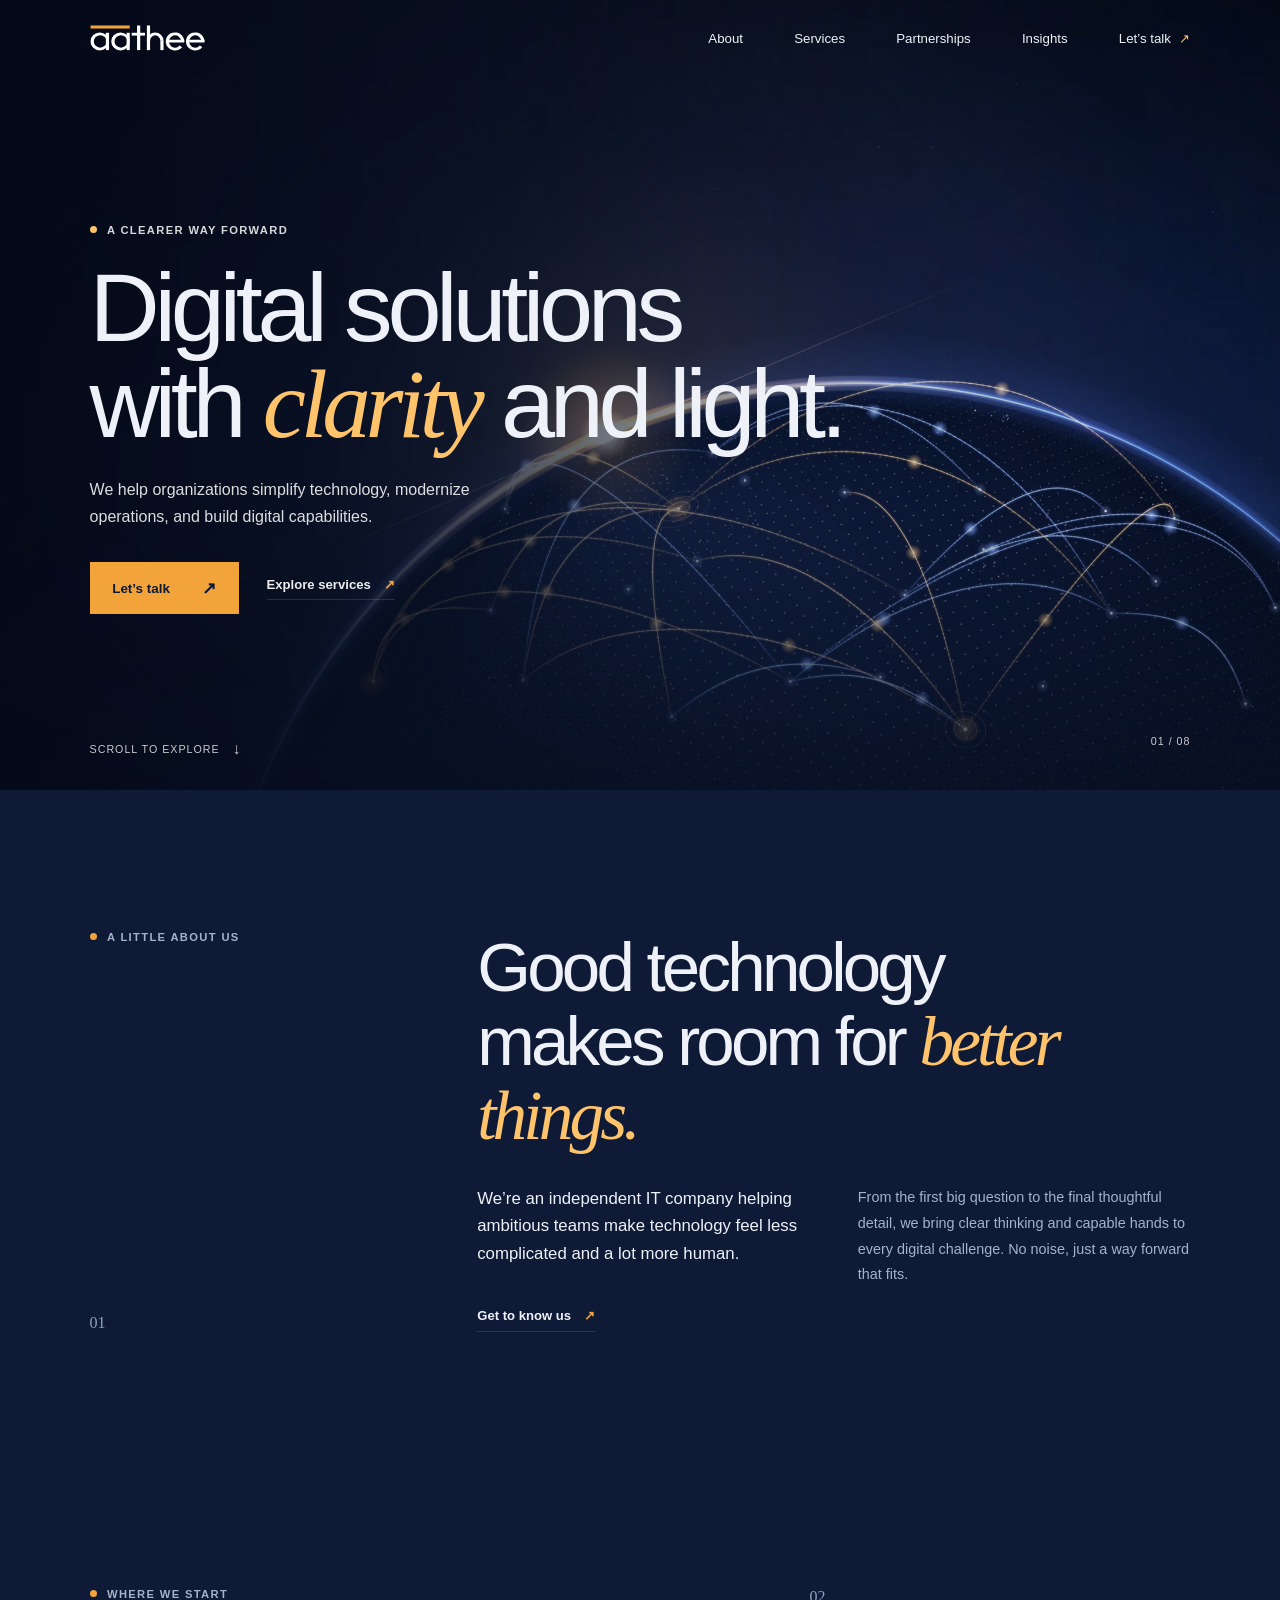
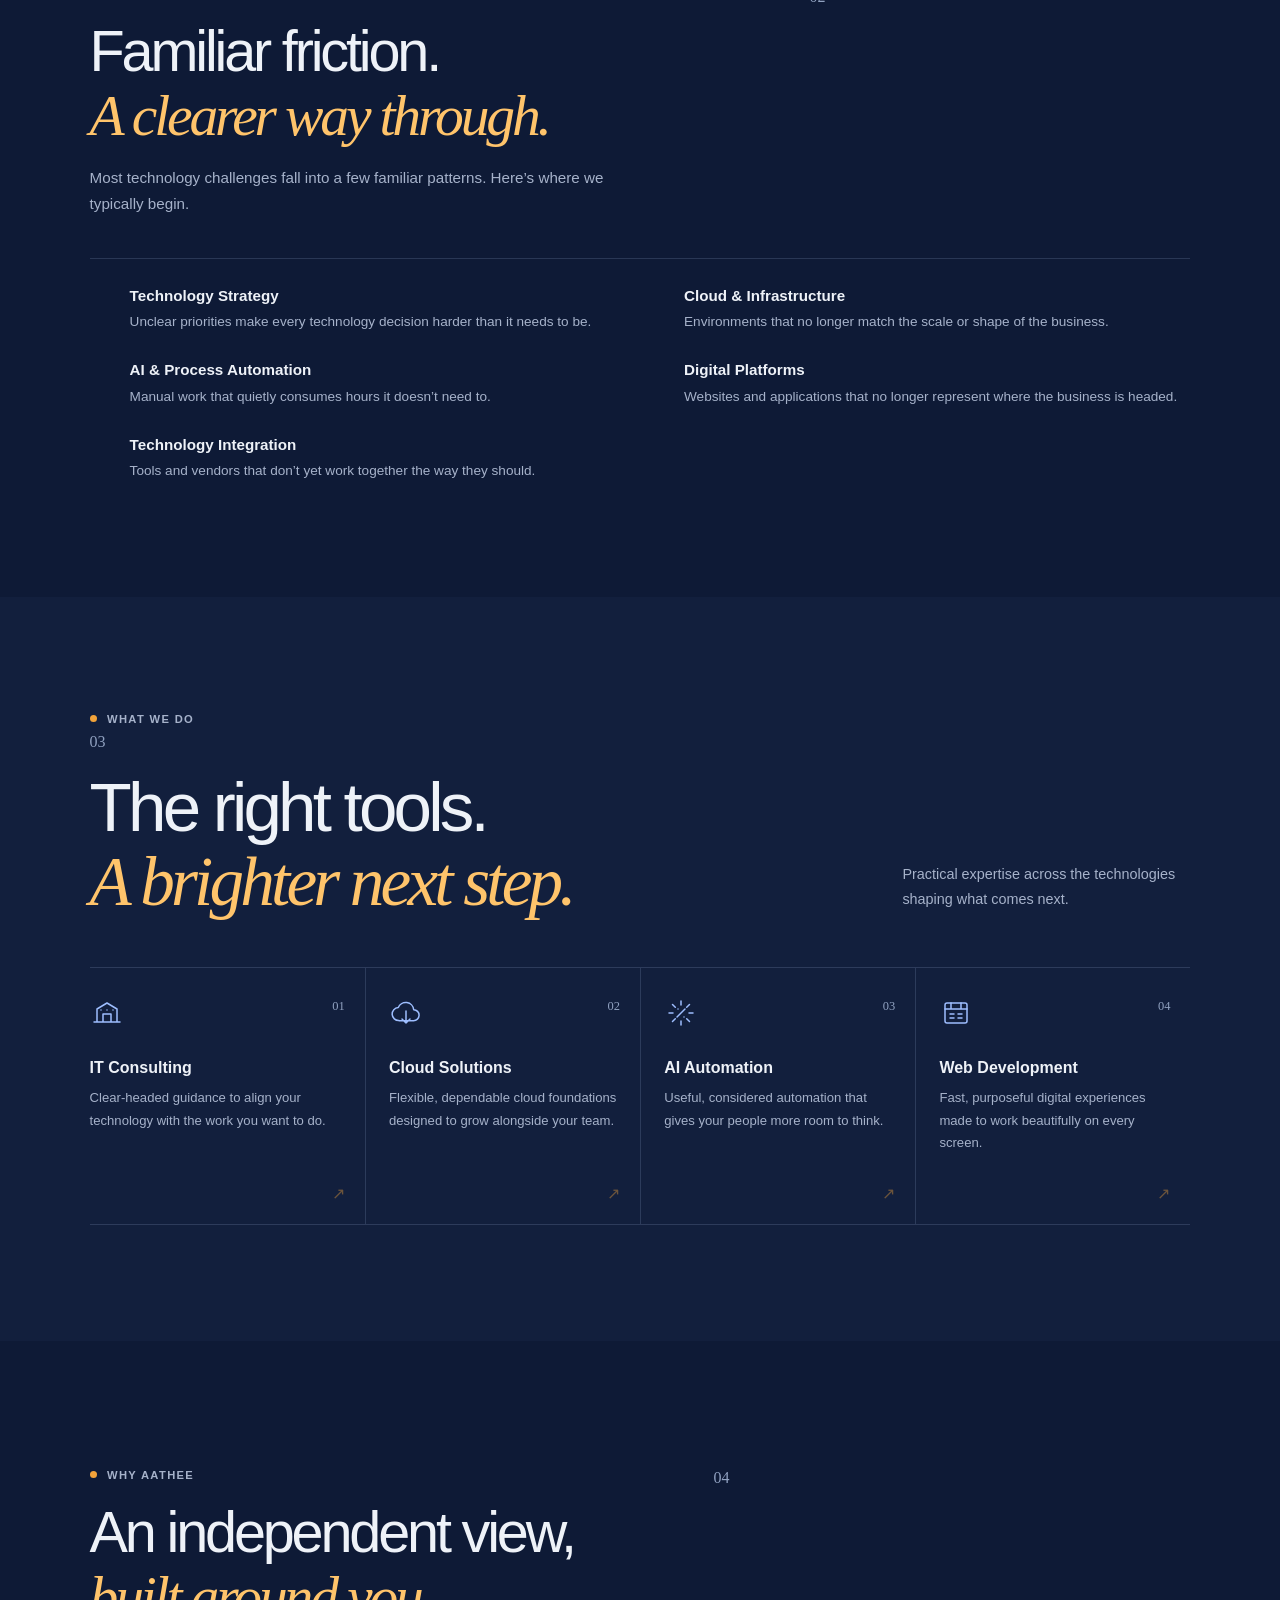
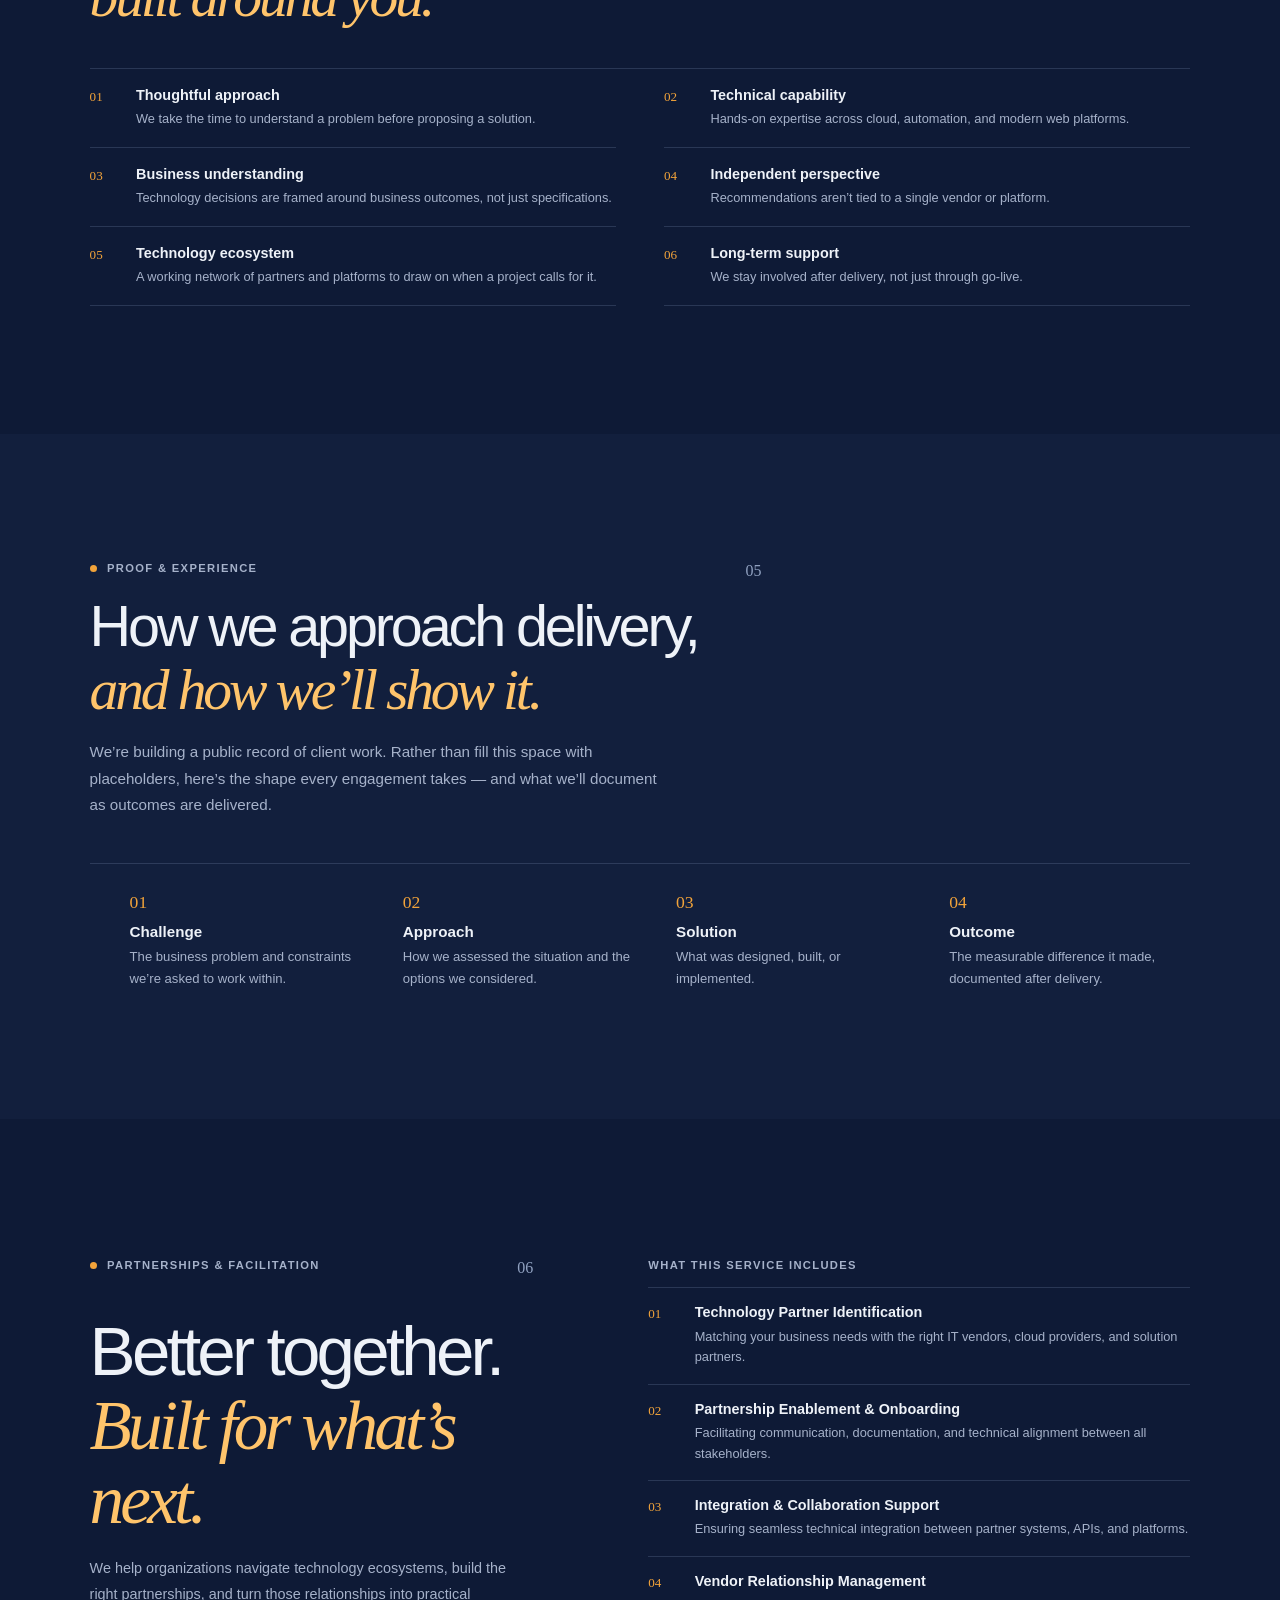
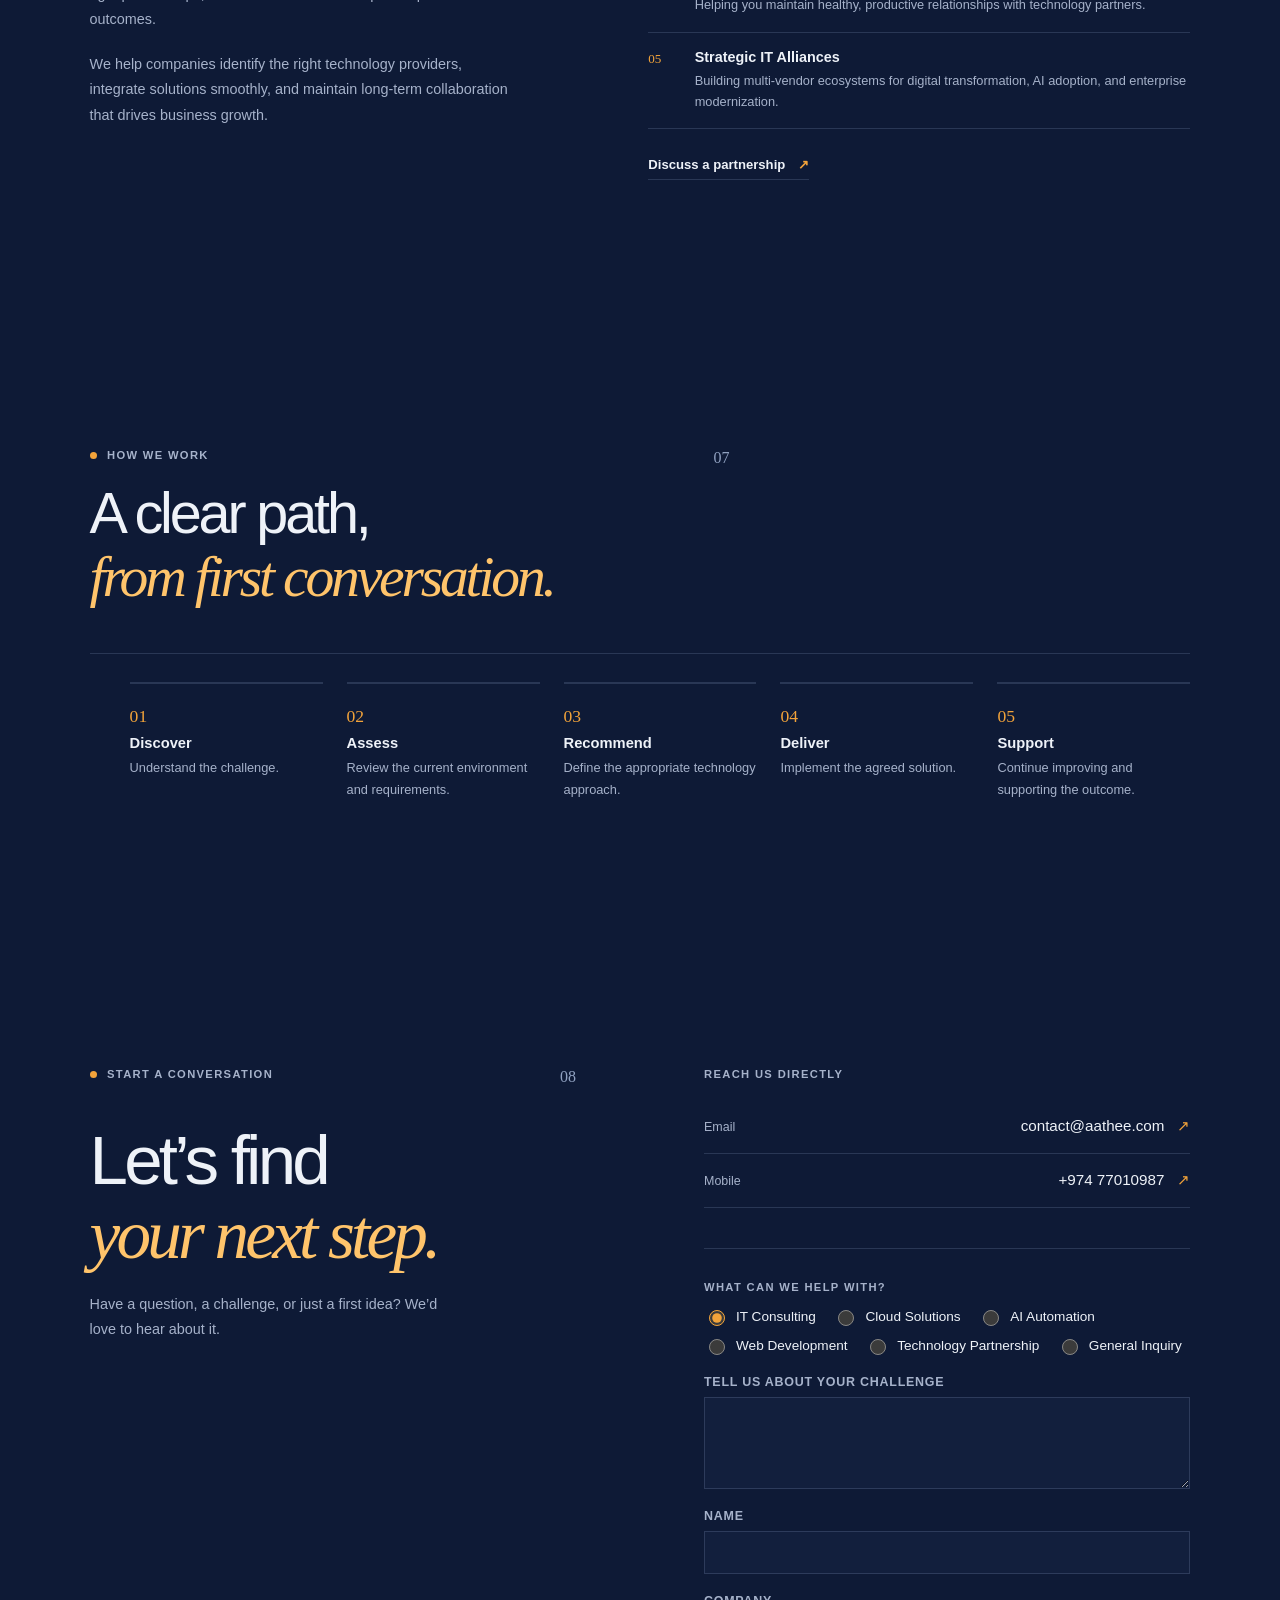
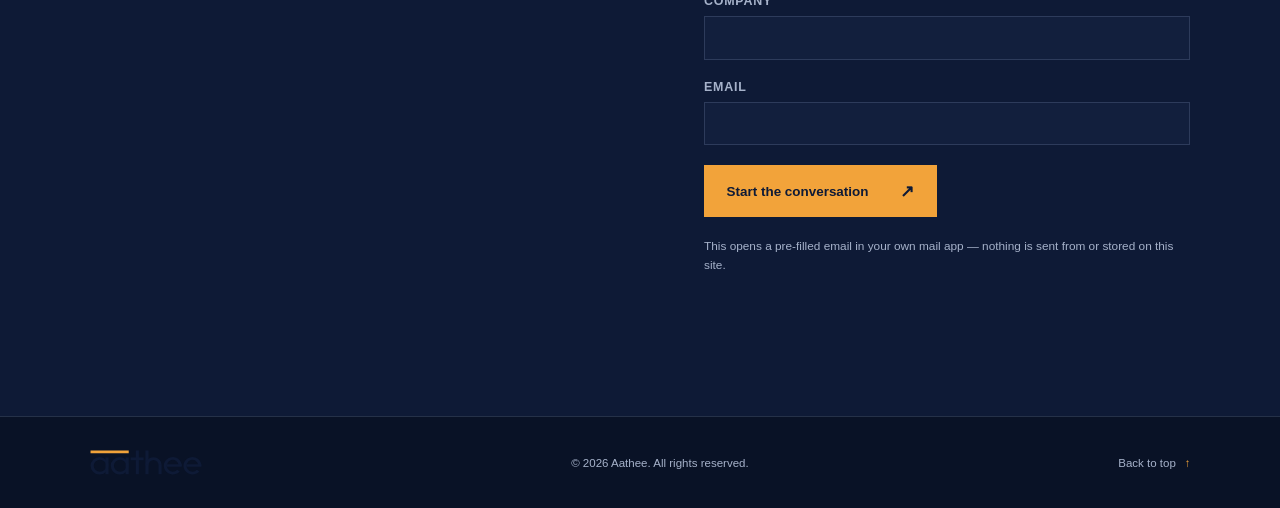
<file: index.html>
<!doctype html>
<html lang="en">
<head>
  <meta charset="utf-8">
  <meta name="viewport" content="width=device-width, initial-scale=1">
  <meta name="theme-color" content="#0E1A36">
  <meta name="description" content="Aathee brings clarity to your next digital step with thoughtful consulting, cloud, AI, and web solutions.">
  <link rel="canonical" href="https://aathee.com/">
  <meta property="og:type" content="website">
  <meta property="og:title" content="Aathee — Digital Solutions with Clarity and Light">
  <meta property="og:description" content="Aathee brings clarity to your next digital step with thoughtful consulting, cloud, AI, and web solutions.">
  <meta property="og:url" content="https://aathee.com/">
  <meta property="og:image" content="https://aathee.com/assets/brand/aathee-hero-it-telecom.jpg">
  <meta name="twitter:card" content="summary_large_image">
  <title>Aathee — Digital Solutions with Clarity and Light</title>
  <link rel="icon" href="assets/brand/favicon.ico" sizes="32x32">
  <link rel="icon" href="assets/brand/favicon.svg" type="image/svg+xml">
  <link rel="apple-touch-icon" href="assets/brand/apple-touch-icon.png">
  <link rel="manifest" href="assets/brand/manifest.webmanifest">
  <link rel="stylesheet" href="style.css">
  <script src="script.js" defer></script>
</head>
<body>
  <a class="skip-link" href="#main">Skip to content</a>
  <header class="site-header">
    <a class="wordmark" href="#home" aria-label="Aathee home"><img src="assets/brand/aathee-wordmark-reverse.svg" alt=""></a>
    <button class="nav-toggle" type="button" aria-expanded="false" aria-controls="site-nav" aria-label="Toggle navigation">
      <svg viewBox="0 0 24 24" fill="none" aria-hidden="true"><path d="M3 6h18M3 12h18M3 18h18" stroke="currentColor" stroke-width="1.6" stroke-linecap="round"/></svg>
    </button>
    <nav class="site-nav" id="site-nav" aria-label="Main navigation">
      <a href="#about">About</a>
      <a href="#services">Services</a>
      <a href="#partnerships">Partnerships</a>
      <a href="blog.html">Insights</a>
      <a class="nav-contact" href="#contact">Let’s talk <span aria-hidden="true">↗</span></a>
    </nav>
  </header>

  <main id="main">
    <section class="hero" id="home" aria-labelledby="hero-title">
       <picture>
         <source srcset="assets/brand/aathee-hero-it-telecom.webp" type="image/webp">
         <img class="hero__image"
           src="assets/brand/aathee-hero-it-telecom.jpg"
           alt="A glowing digital globe with blue and gold network connections"
           fetchpriority="high">
       </picture>
      <div class="hero__content">
        <p class="eyebrow hero__eyebrow"><span></span> A clearer way forward</p>
        <h1 id="hero-title">Digital solutions<br>with <em>clarity</em> and light.</h1>
        <p class="hero__summary">We help organizations simplify technology, modernize operations, and build digital capabilities.</p>
        <div class="hero__actions">
          <a class="button button--light" href="#contact">Let’s talk <span aria-hidden="true">↗</span></a>
          <a class="text-link text-link--light" href="#services">Explore services <span aria-hidden="true">↗</span></a>
        </div>
      </div>
      <a class="hero__scroll" href="#about"><span>Scroll to explore</span><span aria-hidden="true">↓</span></a>
      <p class="hero__index" aria-hidden="true">01 / 08</p>
    </section>

    <section class="about section-wrap" id="about" aria-labelledby="about-title">
      <div class="about__label reveal">
        <p class="eyebrow"><span class="eyebrow__dot"></span> A little about us</p>
        <span class="section-number">01</span>
      </div>
      <div class="about__body reveal">
        <h2 id="about-title">Good technology<br>makes room for <em>better things.</em></h2>
        <div class="about__details">
          <p class="about__lead">We’re an independent IT company helping ambitious teams make technology feel less complicated and a lot more human.</p>
          <p>From the first big question to the final thoughtful detail, we bring clear thinking and capable hands to every digital challenge. No noise, just a way forward that fits.</p>
          <a class="text-link" href="#contact">Get to know us <span aria-hidden="true">↗</span></a>
        </div>
      </div>
    </section>

    <section class="problems section-wrap" id="problems" aria-labelledby="problems-title">
      <div class="problems__intro reveal">
        <p class="eyebrow"><span class="eyebrow__dot"></span> Where we start</p>
        <span class="section-number">02</span>
        <h2 id="problems-title">Familiar friction.<br><em>A clearer way through.</em></h2>
        <p class="problems__lead">Most technology challenges fall into a few familiar patterns. Here’s where we typically begin.</p>
      </div>
      <ul class="problem-grid reveal">
        <li class="problem-item">
          <h3>Technology Strategy</h3>
          <p>Unclear priorities make every technology decision harder than it needs to be.</p>
        </li>
        <li class="problem-item">
          <h3>Cloud &amp; Infrastructure</h3>
          <p>Environments that no longer match the scale or shape of the business.</p>
        </li>
        <li class="problem-item">
          <h3>AI &amp; Process Automation</h3>
          <p>Manual work that quietly consumes hours it doesn’t need to.</p>
        </li>
        <li class="problem-item">
          <h3>Digital Platforms</h3>
          <p>Websites and applications that no longer represent where the business is headed.</p>
        </li>
        <li class="problem-item">
          <h3>Technology Integration</h3>
          <p>Tools and vendors that don’t yet work together the way they should.</p>
        </li>
      </ul>
    </section>

    <section class="services" id="services" aria-labelledby="services-title">
      <div class="section-wrap services__inner">
        <div class="services__heading reveal">
          <div>
            <p class="eyebrow"><span class="eyebrow__dot"></span> What we do</p>
            <span class="section-number">03</span>
            <h2 id="services-title">The right tools.<br><em>A brighter next step.</em></h2>
          </div>
          <p class="services__intro">Practical expertise across the technologies shaping what comes next.</p>
        </div>
        <div class="service-grid">
          <details class="service-card reveal">
            <summary>
              <span class="service-card__icon" aria-hidden="true">
                <svg viewBox="0 0 32 32" fill="none"><path d="M6 25V12l10-6 10 6v13M3 25h26M12 25v-8h8v8M10 13h.01M16 13h.01M22 13h.01" stroke="currentColor" stroke-width="1.5" stroke-linecap="round" stroke-linejoin="round"/></svg>
              </span>
              <span class="service-card__number">01</span>
              <h3>IT Consulting</h3>
              <p>Clear-headed guidance to align your technology with the work you want to do.</p>
              <span class="service-card__arrow" aria-hidden="true">↗</span>
            </summary>
            <div class="service-card__detail">
              <dl>
                <dt>The problem</dt>
                <dd>Unclear priorities, competing technology options, or no dedicated in-house expertise to weigh them.</dd>
                <dt>What we do</dt>
                <dd>Independent assessment, technology roadmaps, and hands-on advisory across your existing stack.</dd>
                <dt>What you get</dt>
                <dd>A clear, prioritized plan you can act on with or without us.</dd>
                <dt>Who it’s for</dt>
                <dd>Teams making a significant technology decision without a dedicated CTO or IT lead.</dd>
              </dl>
              <a class="text-link" href="#contact" data-service="IT Consulting">Discuss your technology challenge <span aria-hidden="true">↗</span></a>
            </div>
          </details>
          <details class="service-card reveal">
            <summary>
              <span class="service-card__icon" aria-hidden="true">
                <svg viewBox="0 0 32 32" fill="none"><path d="M9 23.5a6.5 6.5 0 0 1-.7-13 8 8 0 0 1 15.4 2.2 5.5 5.5 0 0 1-.2 11H9ZM16 14v12m-4-4 4 4 4-4" stroke="currentColor" stroke-width="1.5" stroke-linecap="round" stroke-linejoin="round"/></svg>
              </span>
              <span class="service-card__number">02</span>
              <h3>Cloud Solutions</h3>
              <p>Flexible, dependable cloud foundations designed to grow alongside your team.</p>
              <span class="service-card__arrow" aria-hidden="true">↗</span>
            </summary>
            <div class="service-card__detail">
              <dl>
                <dt>The problem</dt>
                <dd>Infrastructure that’s outgrown its original design, or a first move to the cloud that needs to be done right.</dd>
                <dt>What we do</dt>
                <dd>Cloud strategy, migration planning, and modernization of existing environments.</dd>
                <dt>What you get</dt>
                <dd>Infrastructure sized, secured, and built to grow with the business.</dd>
                <dt>Who it’s for</dt>
                <dd>Teams migrating, consolidating, or scaling cloud infrastructure.</dd>
              </dl>
              <a class="text-link" href="#contact" data-service="Cloud Solutions">Discuss your cloud environment <span aria-hidden="true">↗</span></a>
            </div>
          </details>
          <details class="service-card reveal">
            <summary>
              <span class="service-card__icon" aria-hidden="true">
                <svg viewBox="0 0 32 32" fill="none"><path d="M16 4v4m0 16v4M4 16h4m16 0h4M7.5 7.5l2.8 2.8m11.4 11.4 2.8 2.8m0-17-2.8 2.8m-11.4 11.4-2.8 2.8M20 12l-8 8m1-8h.01M19 20h.01" stroke="currentColor" stroke-width="1.5" stroke-linecap="round" stroke-linejoin="round"/></svg>
              </span>
              <span class="service-card__number">03</span>
              <h3>AI Automation</h3>
              <p>Useful, considered automation that gives your people more room to think.</p>
              <span class="service-card__arrow" aria-hidden="true">↗</span>
            </summary>
            <div class="service-card__detail">
              <dl>
                <dt>The problem</dt>
                <dd>Manual, repetitive work that quietly consumes time your team could spend elsewhere.</dd>
                <dt>What we do</dt>
                <dd>Identify high-value automation opportunities and build practical, well-governed workflows.</dd>
                <dt>What you get</dt>
                <dd>Automation with a clear human-in-the-loop for judgment calls, not a black box.</dd>
                <dt>Who it’s for</dt>
                <dd>Teams ready to automate a specific, well-understood process.</dd>
              </dl>
              <a class="text-link" href="#contact" data-service="AI Automation">Explore AI automation <span aria-hidden="true">↗</span></a>
            </div>
          </details>
          <details class="service-card reveal">
            <summary>
              <span class="service-card__icon" aria-hidden="true">
                <svg viewBox="0 0 32 32" fill="none"><rect x="5" y="6" width="22" height="20" rx="2" stroke="currentColor" stroke-width="1.5"/><path d="M5 12h22M11 6v6m10-6v6m-11 5h4m4 0h4m-12 4h4m4 0h4" stroke="currentColor" stroke-width="1.5" stroke-linecap="round"/></svg>
              </span>
              <span class="service-card__number">04</span>
              <h3>Web Development</h3>
              <p>Fast, purposeful digital experiences made to work beautifully on every screen.</p>
              <span class="service-card__arrow" aria-hidden="true">↗</span>
            </summary>
            <div class="service-card__detail">
              <dl>
                <dt>The problem</dt>
                <dd>A website or application that no longer represents where the business is headed.</dd>
                <dt>What we do</dt>
                <dd>Design and build fast, purposeful digital platforms and integrations.</dd>
                <dt>What you get</dt>
                <dd>A site or application built for how the business actually works today.</dd>
                <dt>Who it’s for</dt>
                <dd>Teams launching, replatforming, or extending a digital product.</dd>
              </dl>
              <a class="text-link" href="#contact" data-service="Web Development">Discuss a web project <span aria-hidden="true">↗</span></a>
            </div>
          </details>
        </div>
      </div>
    </section>

    <section class="why-aathee section-wrap" id="why-aathee" aria-labelledby="why-aathee-title">
      <div class="why-aathee__intro reveal">
        <p class="eyebrow"><span class="eyebrow__dot"></span> Why Aathee</p>
        <span class="section-number">04</span>
        <h2 id="why-aathee-title">An independent view,<br><em>built around you.</em></h2>
      </div>
      <ol class="pillar-list reveal">
        <li>
          <span class="pillar-list__number">01</span>
          <div><h3>Thoughtful approach</h3><p>We take the time to understand a problem before proposing a solution.</p></div>
        </li>
        <li>
          <span class="pillar-list__number">02</span>
          <div><h3>Technical capability</h3><p>Hands-on expertise across cloud, automation, and modern web platforms.</p></div>
        </li>
        <li>
          <span class="pillar-list__number">03</span>
          <div><h3>Business understanding</h3><p>Technology decisions are framed around business outcomes, not just specifications.</p></div>
        </li>
        <li>
          <span class="pillar-list__number">04</span>
          <div><h3>Independent perspective</h3><p>Recommendations aren’t tied to a single vendor or platform.</p></div>
        </li>
        <li>
          <span class="pillar-list__number">05</span>
          <div><h3>Technology ecosystem</h3><p>A working network of partners and platforms to draw on when a project calls for it.</p></div>
        </li>
        <li>
          <span class="pillar-list__number">06</span>
          <div><h3>Long-term support</h3><p>We stay involved after delivery, not just through go-live.</p></div>
        </li>
      </ol>
    </section>

    <section class="proof section-wrap" id="proof" aria-labelledby="proof-title">
      <div class="proof__intro reveal">
        <p class="eyebrow"><span class="eyebrow__dot"></span> Proof &amp; experience</p>
        <span class="section-number">05</span>
        <h2 id="proof-title">How we approach delivery,<br><em>and how we’ll show it.</em></h2>
        <p class="proof__lead">We’re building a public record of client work. Rather than fill this space with placeholders, here’s the shape every engagement takes — and what we’ll document as outcomes are delivered.</p>
      </div>
      <ol class="proof-steps reveal">
        <li><span class="proof-steps__number">01</span><div><h3>Challenge</h3><p>The business problem and constraints we’re asked to work within.</p></div></li>
        <li><span class="proof-steps__number">02</span><div><h3>Approach</h3><p>How we assessed the situation and the options we considered.</p></div></li>
        <li><span class="proof-steps__number">03</span><div><h3>Solution</h3><p>What was designed, built, or implemented.</p></div></li>
        <li><span class="proof-steps__number">04</span><div><h3>Outcome</h3><p>The measurable difference it made, documented after delivery.</p></div></li>
      </ol>
    </section>

    <section class="partnerships section-wrap" id="partnerships" aria-labelledby="partnerships-title">
      <div class="partnerships__intro reveal">
        <p class="eyebrow"><span class="eyebrow__dot"></span> Partnerships &amp; Facilitation</p>
        <span class="section-number">06</span>
        <h2 id="partnerships-title">Better together.<br><em>Built for what’s next.</em></h2>
        <p class="partnerships__lead">We help organizations navigate technology ecosystems, build the right partnerships, and turn those relationships into practical outcomes.</p>
        <p>We help companies identify the right technology providers, integrate solutions smoothly, and maintain long-term collaboration that drives business growth.</p>
      </div>
      <div class="partnerships__services reveal">
        <p class="partnerships__label">What this service includes</p>
        <ol class="partnership-list">
          <li>
            <span class="partnership-list__number">01</span>
            <div><h3>Technology Partner Identification</h3><p>Matching your business needs with the right IT vendors, cloud providers, and solution partners.</p></div>
          </li>
          <li>
            <span class="partnership-list__number">02</span>
            <div><h3>Partnership Enablement &amp; Onboarding</h3><p>Facilitating communication, documentation, and technical alignment between all stakeholders.</p></div>
          </li>
          <li>
            <span class="partnership-list__number">03</span>
            <div><h3>Integration &amp; Collaboration Support</h3><p>Ensuring seamless technical integration between partner systems, APIs, and platforms.</p></div>
          </li>
          <li>
            <span class="partnership-list__number">04</span>
            <div><h3>Vendor Relationship Management</h3><p>Helping you maintain healthy, productive relationships with technology partners.</p></div>
          </li>
          <li>
            <span class="partnership-list__number">05</span>
            <div><h3>Strategic IT Alliances</h3><p>Building multi-vendor ecosystems for digital transformation, AI adoption, and enterprise modernization.</p></div>
          </li>
        </ol>
        <a class="text-link" href="#contact" data-service="Technology Partnership">Discuss a partnership <span aria-hidden="true">↗</span></a>
      </div>
    </section>

    <section class="engagement section-wrap" id="engagement" aria-labelledby="engagement-title">
      <div class="engagement__intro reveal">
        <p class="eyebrow"><span class="eyebrow__dot"></span> How we work</p>
        <span class="section-number">07</span>
        <h2 id="engagement-title">A clear path,<br><em>from first conversation.</em></h2>
      </div>
      <ol class="process-grid reveal">
        <li class="process-step"><span class="process-step__number">01</span><h3>Discover</h3><p>Understand the challenge.</p></li>
        <li class="process-step"><span class="process-step__number">02</span><h3>Assess</h3><p>Review the current environment and requirements.</p></li>
        <li class="process-step"><span class="process-step__number">03</span><h3>Recommend</h3><p>Define the appropriate technology approach.</p></li>
        <li class="process-step"><span class="process-step__number">04</span><h3>Deliver</h3><p>Implement the agreed solution.</p></li>
        <li class="process-step"><span class="process-step__number">05</span><h3>Support</h3><p>Continue improving and supporting the outcome.</p></li>
      </ol>
    </section>

    <section class="contact section-wrap" id="contact" aria-labelledby="contact-title">
      <div class="contact__intro reveal">
        <p class="eyebrow"><span class="eyebrow__dot"></span> Start a conversation</p>
        <span class="section-number">08</span>
        <h2 id="contact-title">Let’s find<br><em>your next step.</em></h2>
        <p>Have a question, a challenge, or just a first idea? We’d love to hear about it.</p>
      </div>
      <div class="contact-details reveal" aria-label="Contact details">
        <p class="contact-details__label">Reach us directly</p>
        <a class="contact-detail" href="mailto:contact@aathee.com">
          <span class="contact-detail__type">Email</span>
          <span class="contact-detail__value">contact@aathee.com <span aria-hidden="true">↗</span></span>
        </a>
        <a class="contact-detail" href="tel:+97477010987">
          <span class="contact-detail__type">Mobile</span>
          <span class="contact-detail__value">+974 77010987 <span aria-hidden="true">↗</span></span>
        </a>
        <form class="inquiry-form reveal" id="inquiry-form" action="mailto:contact@aathee.com" method="post" enctype="text/plain">
          <fieldset>
            <legend>What can we help with?</legend>
            <div class="inquiry-form__options">
              <label><input type="radio" name="service" value="IT Consulting" checked> IT Consulting</label>
              <label><input type="radio" name="service" value="Cloud Solutions"> Cloud Solutions</label>
              <label><input type="radio" name="service" value="AI Automation"> AI Automation</label>
              <label><input type="radio" name="service" value="Web Development"> Web Development</label>
              <label><input type="radio" name="service" value="Technology Partnership"> Technology Partnership</label>
              <label><input type="radio" name="service" value="General Inquiry"> General Inquiry</label>
            </div>
          </fieldset>
          <label class="inquiry-form__field" for="inquiry-message">Tell us about your challenge
            <textarea id="inquiry-message" name="message" rows="4" required></textarea>
          </label>
          <label class="inquiry-form__field" for="inquiry-name">Name
            <input id="inquiry-name" name="name" type="text" required>
          </label>
          <label class="inquiry-form__field" for="inquiry-company">Company
            <input id="inquiry-company" name="company" type="text">
          </label>
          <label class="inquiry-form__field" for="inquiry-email">Email
            <input id="inquiry-email" name="email" type="email" required>
          </label>
          <button class="button button--light" type="submit">Start the conversation <span aria-hidden="true">↗</span></button>
          <p class="inquiry-form__note">This opens a pre-filled email in your own mail app — nothing is sent from or stored on this site.</p>
        </form>
      </div>
    </section>
  </main>

  <footer class="site-footer">
    <a class="wordmark wordmark--footer" href="#home" aria-label="Aathee, back to top"><img src="assets/brand/aathee-wordmark-color.svg" alt=""></a>
    <p>© 2026 Aathee. All rights reserved.</p>
    <a class="footer-top" href="#home">Back to top <span aria-hidden="true">↑</span></a>
  </footer>
</body>
</html>
</file>
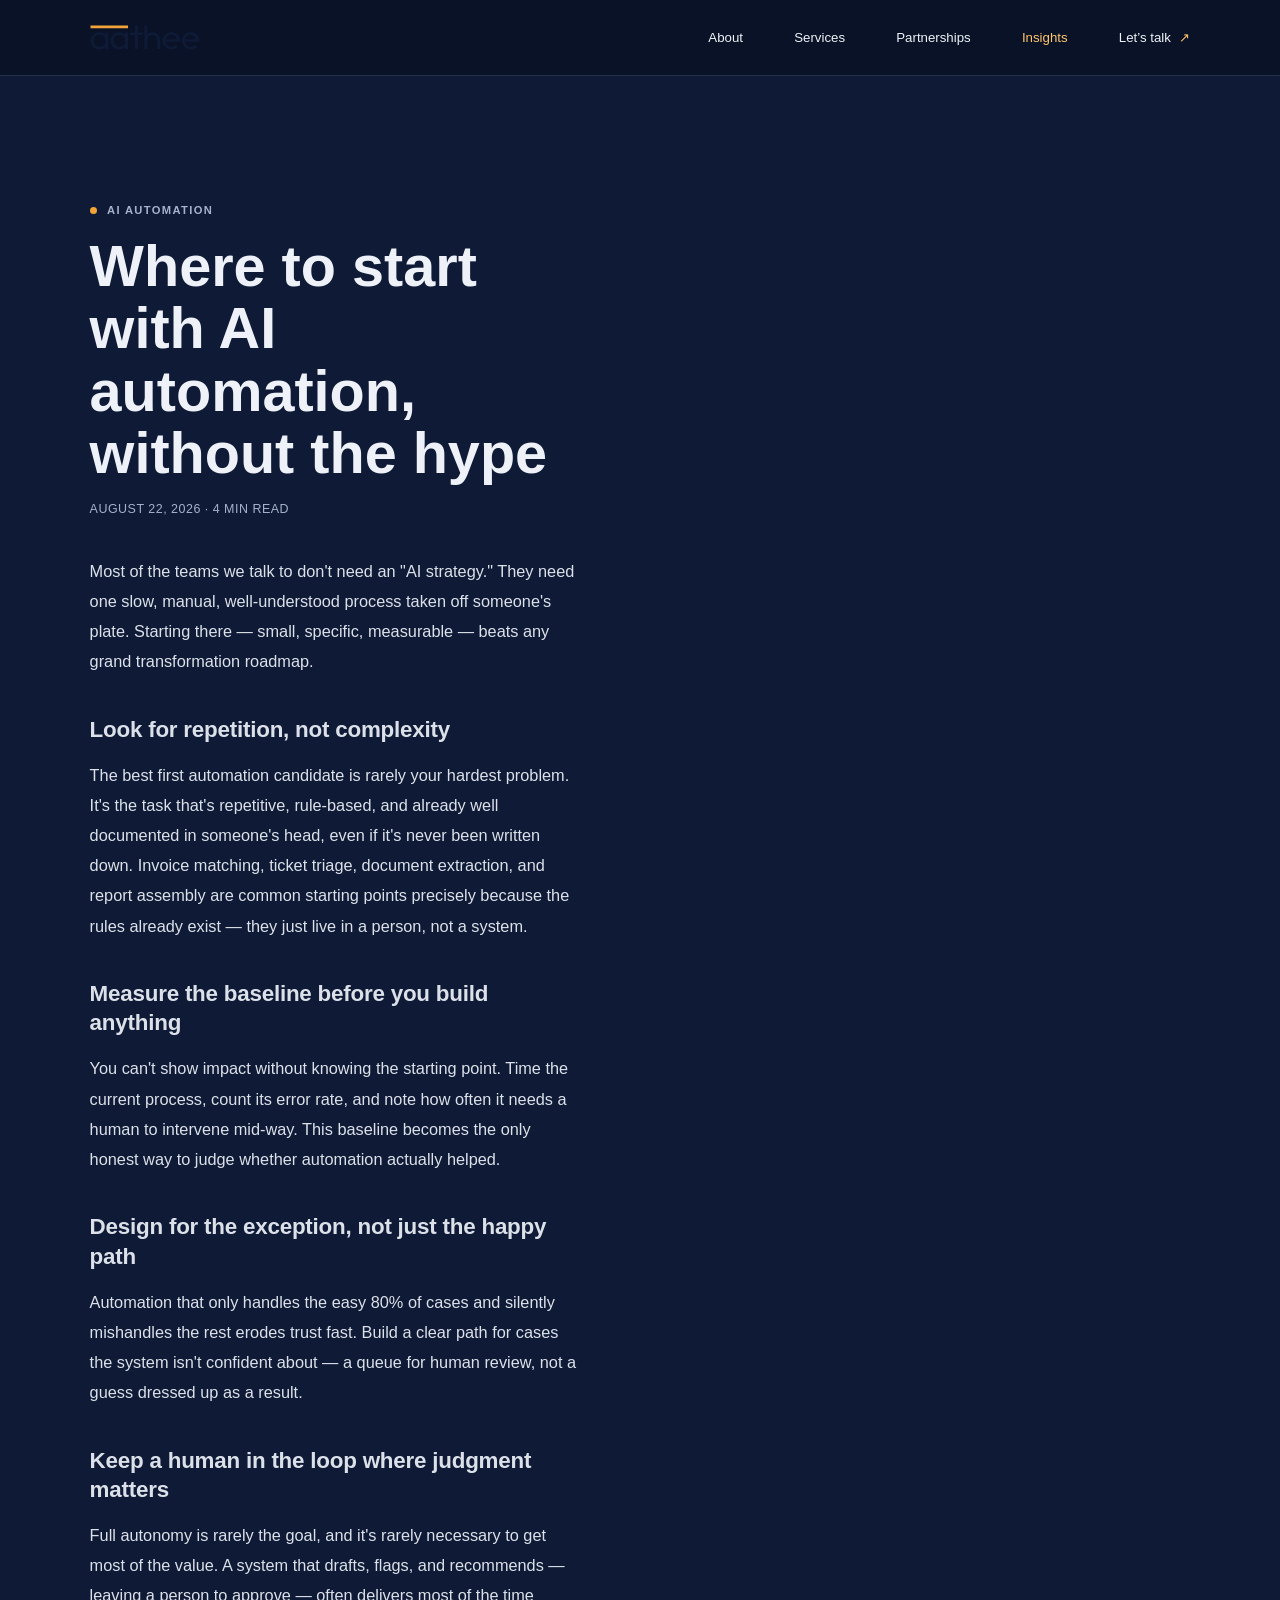
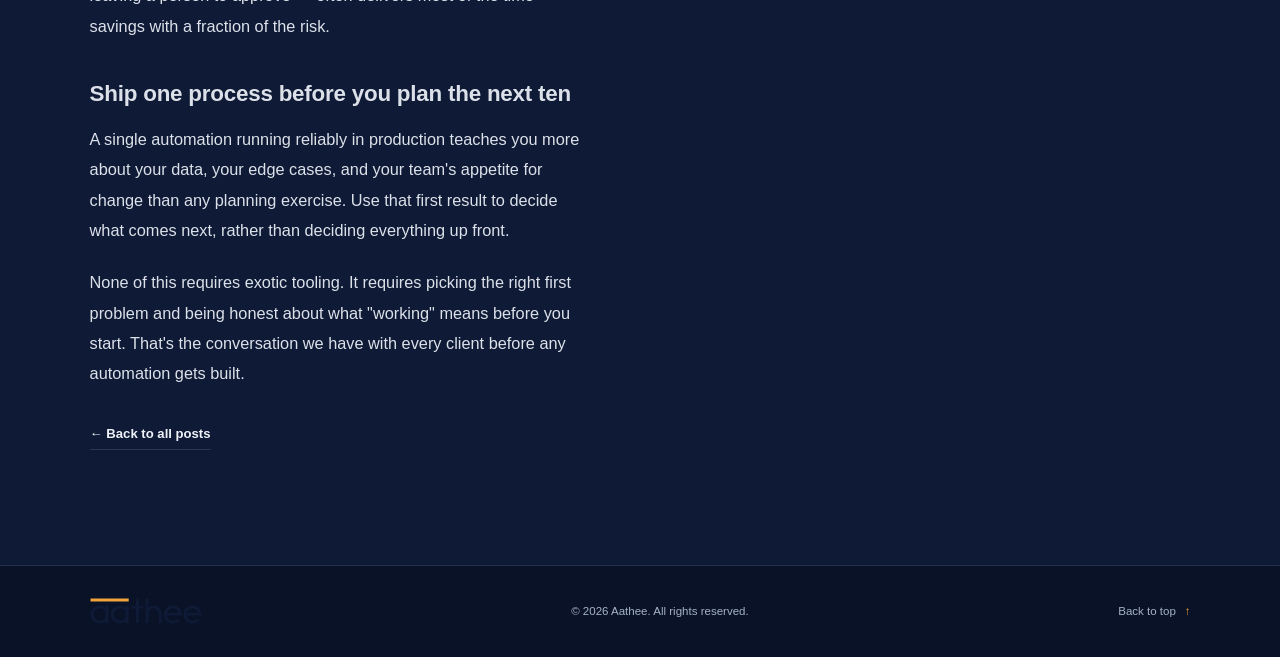
<file: blog-ai-automation-where-to-start.html>
<!doctype html>
<html lang="en">
<head>
  <meta charset="utf-8">
  <meta name="viewport" content="width=device-width, initial-scale=1">
  <meta name="theme-color" content="#0E1A36">
  <meta name="description" content="Most teams don't need a grand AI strategy — they need one well-chosen process automated well. A grounded way to find it.">
  <title>Where to start with AI automation, without the hype — Aathee Blog</title>
  <link rel="icon" href="assets/brand/favicon.ico" sizes="32x32">
  <link rel="icon" href="assets/brand/favicon.svg" type="image/svg+xml">
  <link rel="apple-touch-icon" href="assets/brand/apple-touch-icon.png">
  <link rel="manifest" href="assets/brand/manifest.webmanifest">
  <link rel="stylesheet" href="style.css">
  <script src="script.js" defer></script>
</head>
<body>
  <a class="skip-link" href="#main">Skip to content</a>
  <header class="site-header site-header--static">
    <a class="wordmark" href="index.html" aria-label="Aathee home"><img src="assets/brand/aathee-wordmark-color.svg" alt=""></a>
    <button class="nav-toggle" type="button" aria-expanded="false" aria-controls="site-nav" aria-label="Toggle navigation">
      <svg viewBox="0 0 24 24" fill="none" aria-hidden="true"><path d="M3 6h18M3 12h18M3 18h18" stroke="currentColor" stroke-width="1.6" stroke-linecap="round"/></svg>
    </button>
    <nav class="site-nav" id="site-nav" aria-label="Main navigation">
      <a href="index.html#about">About</a>
      <a href="index.html#services">Services</a>
      <a href="index.html#partnerships">Partnerships</a>
      <a href="blog.html" aria-current="page">Insights</a>
      <a class="nav-contact" href="index.html#contact">Let’s talk <span aria-hidden="true">↗</span></a>
    </nav>
  </header>

  <main id="main">
    <article class="post section-wrap">
      <p class="eyebrow"><span class="eyebrow__dot"></span> AI Automation</p>
      <h1>Where to start with AI automation, without the hype</h1>
      <p class="post__meta"><time datetime="2026-08-22">August 22, 2026</time> · 4 min read</p>
      <div class="post__body">
        <p>Most of the teams we talk to don't need an "AI strategy." They need one slow, manual, well-understood process taken off someone's plate. Starting there — small, specific, measurable — beats any grand transformation roadmap.</p>

        <h2>Look for repetition, not complexity</h2>
        <p>The best first automation candidate is rarely your hardest problem. It's the task that's repetitive, rule-based, and already well documented in someone's head, even if it's never been written down. Invoice matching, ticket triage, document extraction, and report assembly are common starting points precisely because the rules already exist — they just live in a person, not a system.</p>

        <h2>Measure the baseline before you build anything</h2>
        <p>You can't show impact without knowing the starting point. Time the current process, count its error rate, and note how often it needs a human to intervene mid-way. This baseline becomes the only honest way to judge whether automation actually helped.</p>

        <h2>Design for the exception, not just the happy path</h2>
        <p>Automation that only handles the easy 80% of cases and silently mishandles the rest erodes trust fast. Build a clear path for cases the system isn't confident about — a queue for human review, not a guess dressed up as a result.</p>

        <h2>Keep a human in the loop where judgment matters</h2>
        <p>Full autonomy is rarely the goal, and it's rarely necessary to get most of the value. A system that drafts, flags, and recommends — leaving a person to approve — often delivers most of the time savings with a fraction of the risk.</p>

        <h2>Ship one process before you plan the next ten</h2>
        <p>A single automation running reliably in production teaches you more about your data, your edge cases, and your team's appetite for change than any planning exercise. Use that first result to decide what comes next, rather than deciding everything up front.</p>

        <p>None of this requires exotic tooling. It requires picking the right first problem and being honest about what "working" means before you start. That's the conversation we have with every client before any automation gets built.</p>
      </div>
      <a class="text-link" href="blog.html">← Back to all posts</a>
    </article>
  </main>

  <footer class="site-footer">
    <a class="wordmark wordmark--footer" href="index.html" aria-label="Aathee, back to top"><img src="assets/brand/aathee-wordmark-color.svg" alt=""></a>
    <p>© 2026 Aathee. All rights reserved.</p>
    <a class="footer-top" href="index.html#home">Back to top <span aria-hidden="true">↑</span></a>
  </footer>
</body>
</html>
</file>
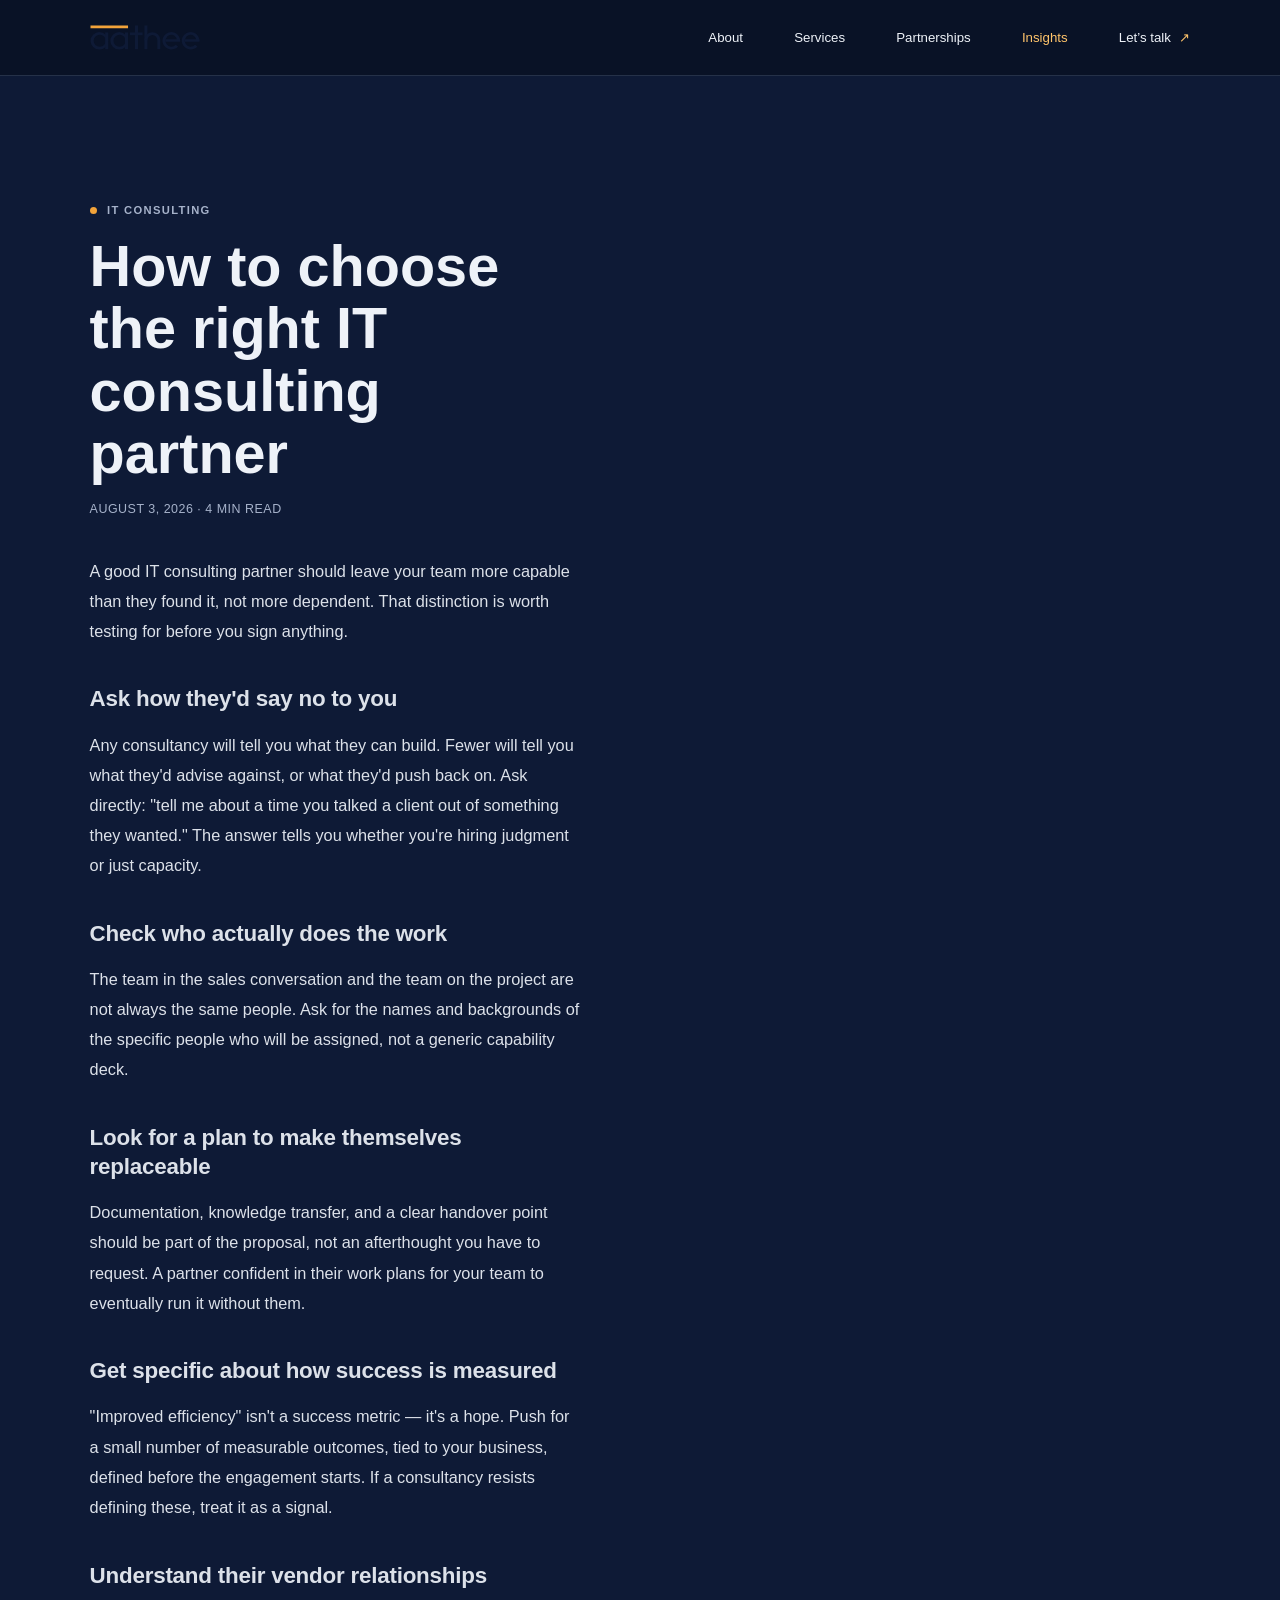
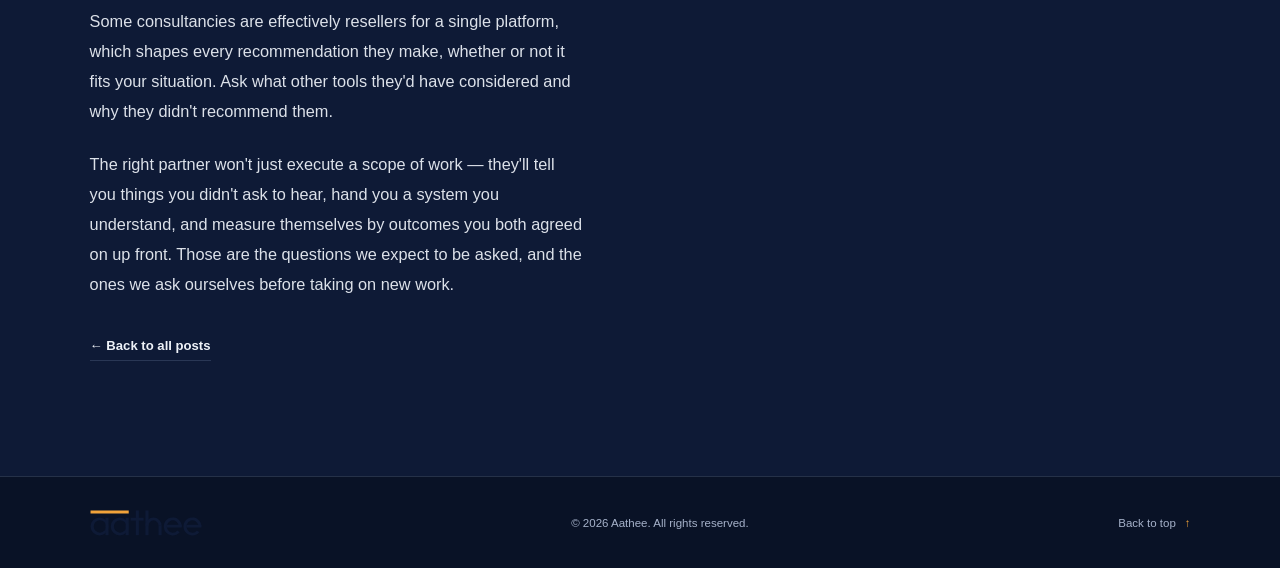
<file: blog-choosing-it-consulting-partner.html>
<!doctype html>
<html lang="en">
<head>
  <meta charset="utf-8">
  <meta name="viewport" content="width=device-width, initial-scale=1">
  <meta name="theme-color" content="#0E1A36">
  <meta name="description" content="Not every consultancy fits every team. The questions worth asking before you sign, and the answers that should give you pause.">
  <title>How to choose the right IT consulting partner — Aathee Blog</title>
  <link rel="icon" href="assets/brand/favicon.ico" sizes="32x32">
  <link rel="icon" href="assets/brand/favicon.svg" type="image/svg+xml">
  <link rel="apple-touch-icon" href="assets/brand/apple-touch-icon.png">
  <link rel="manifest" href="assets/brand/manifest.webmanifest">
  <link rel="stylesheet" href="style.css">
  <script src="script.js" defer></script>
</head>
<body>
  <a class="skip-link" href="#main">Skip to content</a>
  <header class="site-header site-header--static">
    <a class="wordmark" href="index.html" aria-label="Aathee home"><img src="assets/brand/aathee-wordmark-color.svg" alt=""></a>
    <button class="nav-toggle" type="button" aria-expanded="false" aria-controls="site-nav" aria-label="Toggle navigation">
      <svg viewBox="0 0 24 24" fill="none" aria-hidden="true"><path d="M3 6h18M3 12h18M3 18h18" stroke="currentColor" stroke-width="1.6" stroke-linecap="round"/></svg>
    </button>
    <nav class="site-nav" id="site-nav" aria-label="Main navigation">
      <a href="index.html#about">About</a>
      <a href="index.html#services">Services</a>
      <a href="index.html#partnerships">Partnerships</a>
      <a href="blog.html" aria-current="page">Insights</a>
      <a class="nav-contact" href="index.html#contact">Let’s talk <span aria-hidden="true">↗</span></a>
    </nav>
  </header>

  <main id="main">
    <article class="post section-wrap">
      <p class="eyebrow"><span class="eyebrow__dot"></span> IT Consulting</p>
      <h1>How to choose the right IT consulting partner</h1>
      <p class="post__meta"><time datetime="2026-08-03">August 3, 2026</time> · 4 min read</p>
      <div class="post__body">
        <p>A good IT consulting partner should leave your team more capable than they found it, not more dependent. That distinction is worth testing for before you sign anything.</p>

        <h2>Ask how they'd say no to you</h2>
        <p>Any consultancy will tell you what they can build. Fewer will tell you what they'd advise against, or what they'd push back on. Ask directly: "tell me about a time you talked a client out of something they wanted." The answer tells you whether you're hiring judgment or just capacity.</p>

        <h2>Check who actually does the work</h2>
        <p>The team in the sales conversation and the team on the project are not always the same people. Ask for the names and backgrounds of the specific people who will be assigned, not a generic capability deck.</p>

        <h2>Look for a plan to make themselves replaceable</h2>
        <p>Documentation, knowledge transfer, and a clear handover point should be part of the proposal, not an afterthought you have to request. A partner confident in their work plans for your team to eventually run it without them.</p>

        <h2>Get specific about how success is measured</h2>
        <p>"Improved efficiency" isn't a success metric — it's a hope. Push for a small number of measurable outcomes, tied to your business, defined before the engagement starts. If a consultancy resists defining these, treat it as a signal.</p>

        <h2>Understand their vendor relationships</h2>
        <p>Some consultancies are effectively resellers for a single platform, which shapes every recommendation they make, whether or not it fits your situation. Ask what other tools they'd have considered and why they didn't recommend them.</p>

        <p>The right partner won't just execute a scope of work — they'll tell you things you didn't ask to hear, hand you a system you understand, and measure themselves by outcomes you both agreed on up front. Those are the questions we expect to be asked, and the ones we ask ourselves before taking on new work.</p>
      </div>
      <a class="text-link" href="blog.html">← Back to all posts</a>
    </article>
  </main>

  <footer class="site-footer">
    <a class="wordmark wordmark--footer" href="index.html" aria-label="Aathee, back to top"><img src="assets/brand/aathee-wordmark-color.svg" alt=""></a>
    <p>© 2026 Aathee. All rights reserved.</p>
    <a class="footer-top" href="index.html#home">Back to top <span aria-hidden="true">↑</span></a>
  </footer>
</body>
</html>
</file>
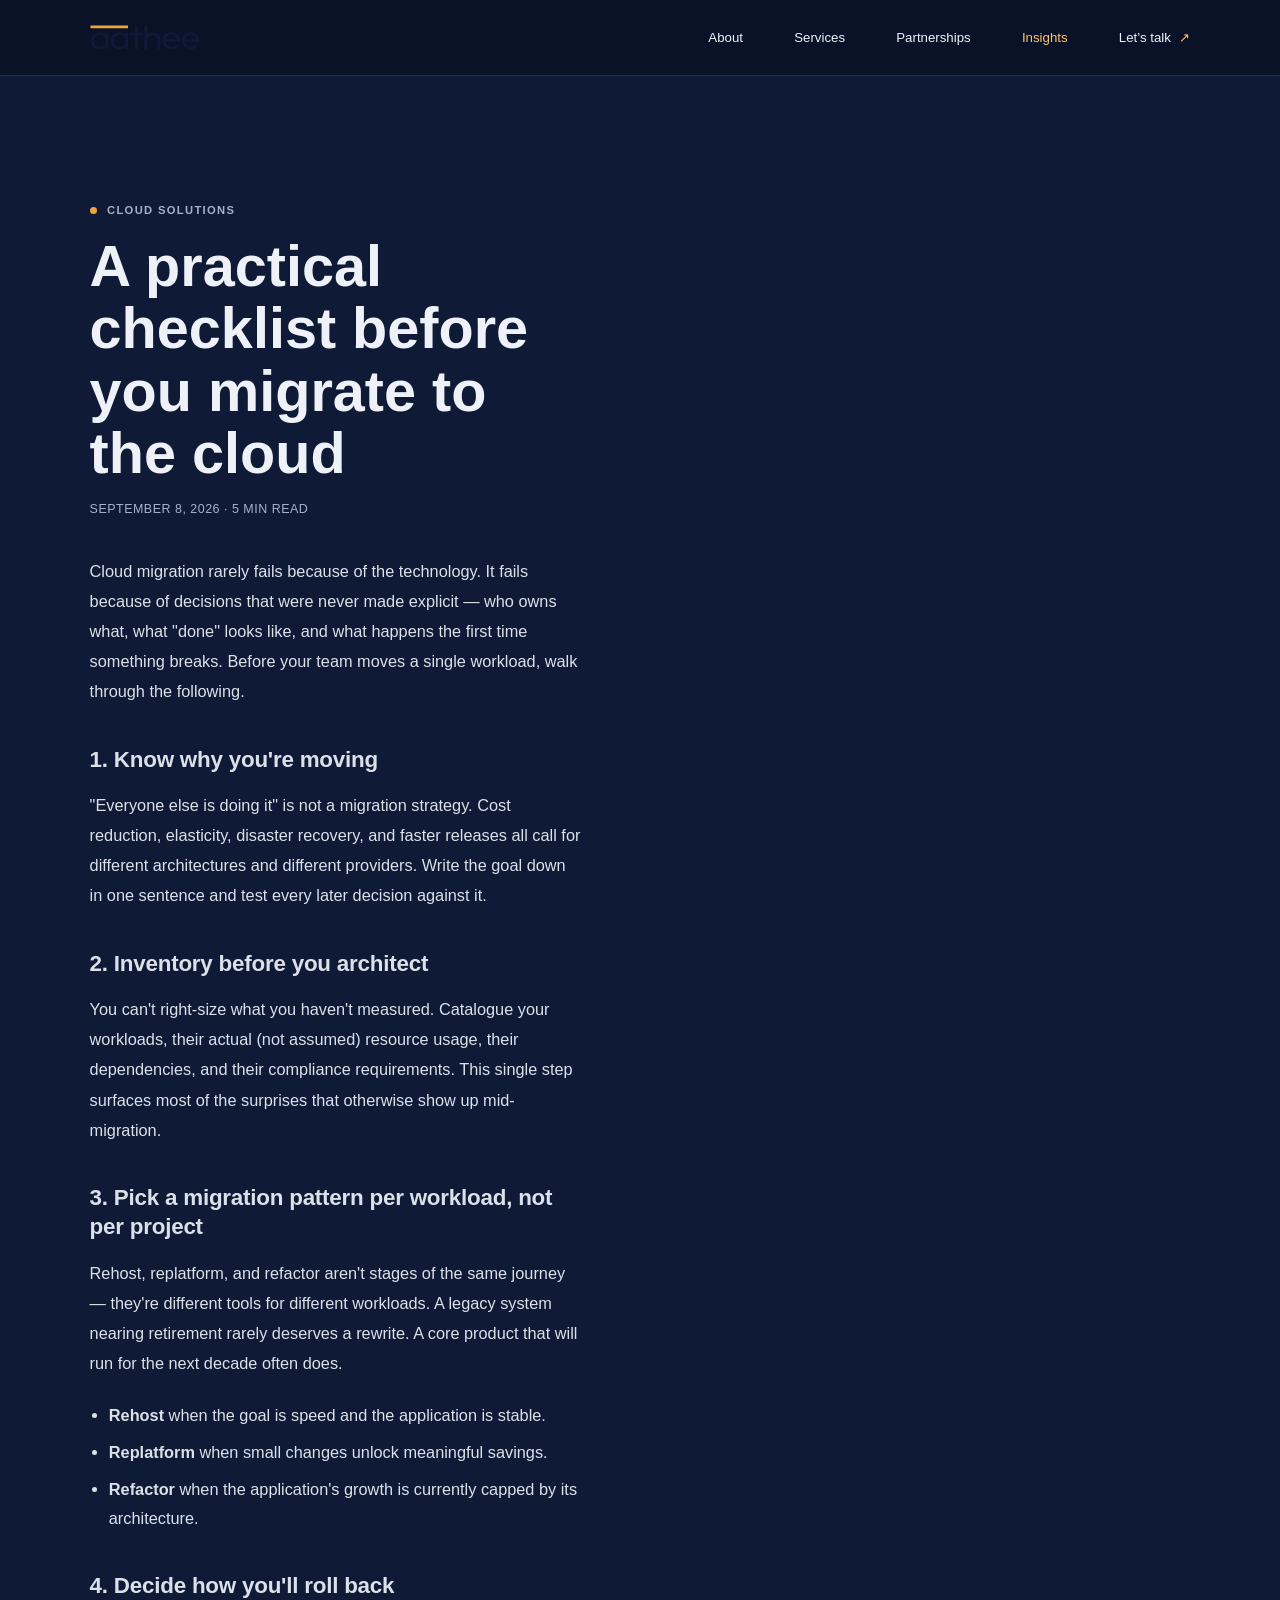
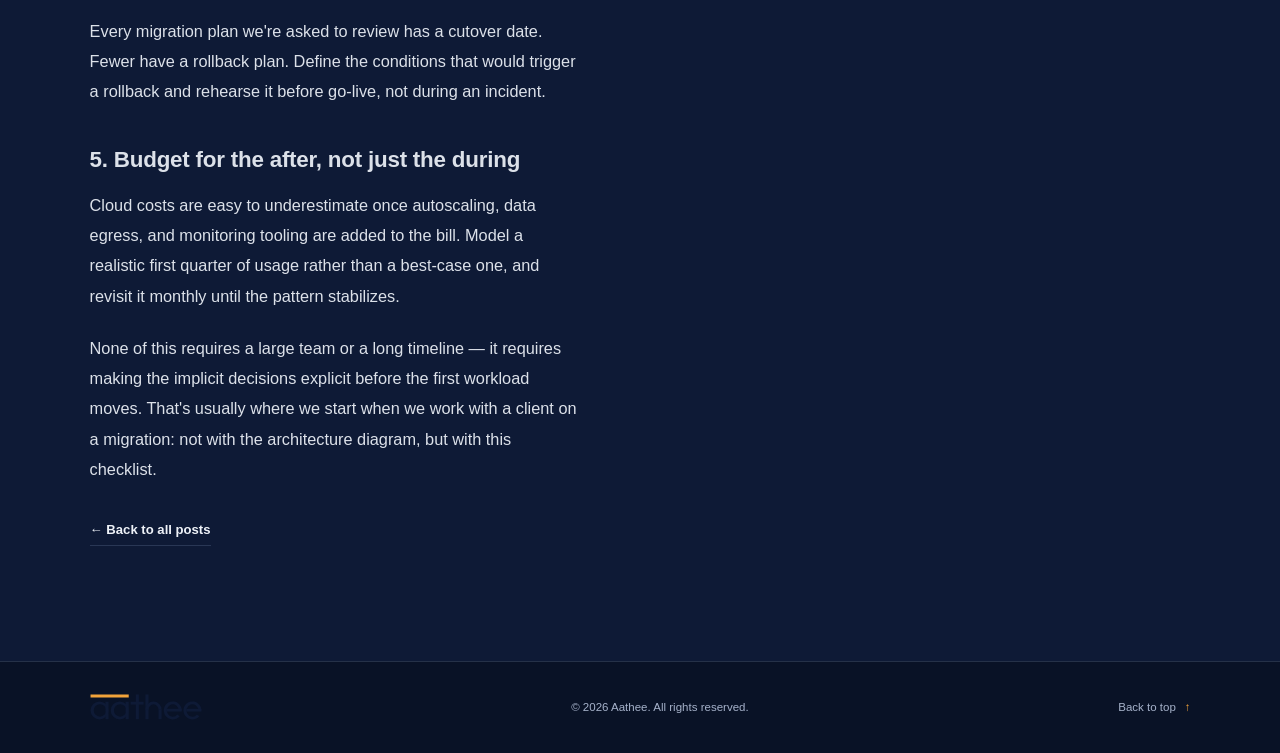
<file: blog-cloud-migration-checklist.html>
<!doctype html>
<html lang="en">
<head>
  <meta charset="utf-8">
  <meta name="viewport" content="width=device-width, initial-scale=1">
  <meta name="theme-color" content="#0E1A36">
  <meta name="description" content="Before you move a single workload, a handful of decisions will shape whether your cloud migration feels smooth or stressful. Here's what to check first.">
  <title>A practical checklist before you migrate to the cloud — Aathee Blog</title>
  <link rel="icon" href="assets/brand/favicon.ico" sizes="32x32">
  <link rel="icon" href="assets/brand/favicon.svg" type="image/svg+xml">
  <link rel="apple-touch-icon" href="assets/brand/apple-touch-icon.png">
  <link rel="manifest" href="assets/brand/manifest.webmanifest">
  <link rel="stylesheet" href="style.css">
  <script src="script.js" defer></script>
</head>
<body>
  <a class="skip-link" href="#main">Skip to content</a>
  <header class="site-header site-header--static">
    <a class="wordmark" href="index.html" aria-label="Aathee home"><img src="assets/brand/aathee-wordmark-color.svg" alt=""></a>
    <button class="nav-toggle" type="button" aria-expanded="false" aria-controls="site-nav" aria-label="Toggle navigation">
      <svg viewBox="0 0 24 24" fill="none" aria-hidden="true"><path d="M3 6h18M3 12h18M3 18h18" stroke="currentColor" stroke-width="1.6" stroke-linecap="round"/></svg>
    </button>
    <nav class="site-nav" id="site-nav" aria-label="Main navigation">
      <a href="index.html#about">About</a>
      <a href="index.html#services">Services</a>
      <a href="index.html#partnerships">Partnerships</a>
      <a href="blog.html" aria-current="page">Insights</a>
      <a class="nav-contact" href="index.html#contact">Let’s talk <span aria-hidden="true">↗</span></a>
    </nav>
  </header>

  <main id="main">
    <article class="post section-wrap">
      <p class="eyebrow"><span class="eyebrow__dot"></span> Cloud Solutions</p>
      <h1>A practical checklist before you migrate to the cloud</h1>
      <p class="post__meta"><time datetime="2026-09-08">September 8, 2026</time> · 5 min read</p>
      <div class="post__body">
        <p>Cloud migration rarely fails because of the technology. It fails because of decisions that were never made explicit — who owns what, what "done" looks like, and what happens the first time something breaks. Before your team moves a single workload, walk through the following.</p>

        <h2>1. Know why you're moving</h2>
        <p>"Everyone else is doing it" is not a migration strategy. Cost reduction, elasticity, disaster recovery, and faster releases all call for different architectures and different providers. Write the goal down in one sentence and test every later decision against it.</p>

        <h2>2. Inventory before you architect</h2>
        <p>You can't right-size what you haven't measured. Catalogue your workloads, their actual (not assumed) resource usage, their dependencies, and their compliance requirements. This single step surfaces most of the surprises that otherwise show up mid-migration.</p>

        <h2>3. Pick a migration pattern per workload, not per project</h2>
        <p>Rehost, replatform, and refactor aren't stages of the same journey — they're different tools for different workloads. A legacy system nearing retirement rarely deserves a rewrite. A core product that will run for the next decade often does.</p>

        <ul>
          <li><strong>Rehost</strong> when the goal is speed and the application is stable.</li>
          <li><strong>Replatform</strong> when small changes unlock meaningful savings.</li>
          <li><strong>Refactor</strong> when the application's growth is currently capped by its architecture.</li>
        </ul>

        <h2>4. Decide how you'll roll back</h2>
        <p>Every migration plan we're asked to review has a cutover date. Fewer have a rollback plan. Define the conditions that would trigger a rollback and rehearse it before go-live, not during an incident.</p>

        <h2>5. Budget for the after, not just the during</h2>
        <p>Cloud costs are easy to underestimate once autoscaling, data egress, and monitoring tooling are added to the bill. Model a realistic first quarter of usage rather than a best-case one, and revisit it monthly until the pattern stabilizes.</p>

        <p>None of this requires a large team or a long timeline — it requires making the implicit decisions explicit before the first workload moves. That's usually where we start when we work with a client on a migration: not with the architecture diagram, but with this checklist.</p>
      </div>
      <a class="text-link" href="blog.html">← Back to all posts</a>
    </article>
  </main>

  <footer class="site-footer">
    <a class="wordmark wordmark--footer" href="index.html" aria-label="Aathee, back to top"><img src="assets/brand/aathee-wordmark-color.svg" alt=""></a>
    <p>© 2026 Aathee. All rights reserved.</p>
    <a class="footer-top" href="index.html#home">Back to top <span aria-hidden="true">↑</span></a>
  </footer>
</body>
</html>
</file>
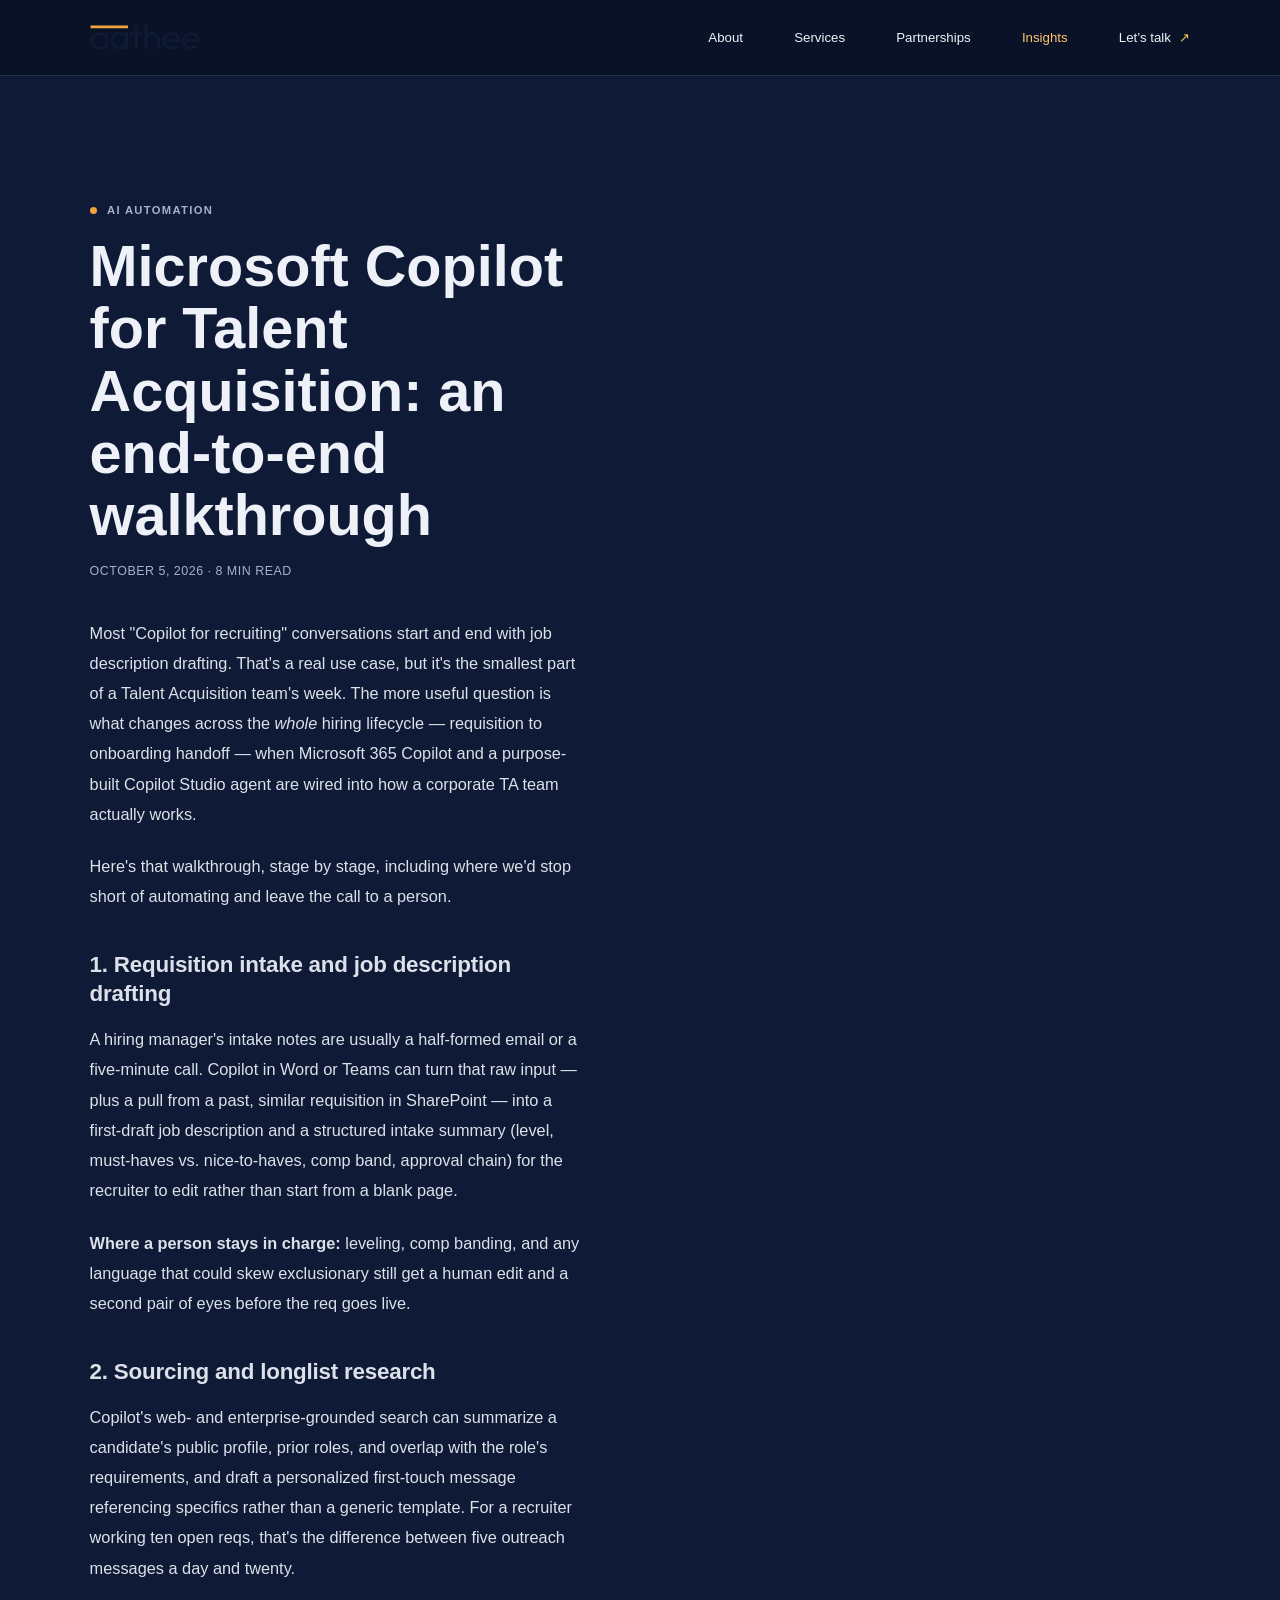
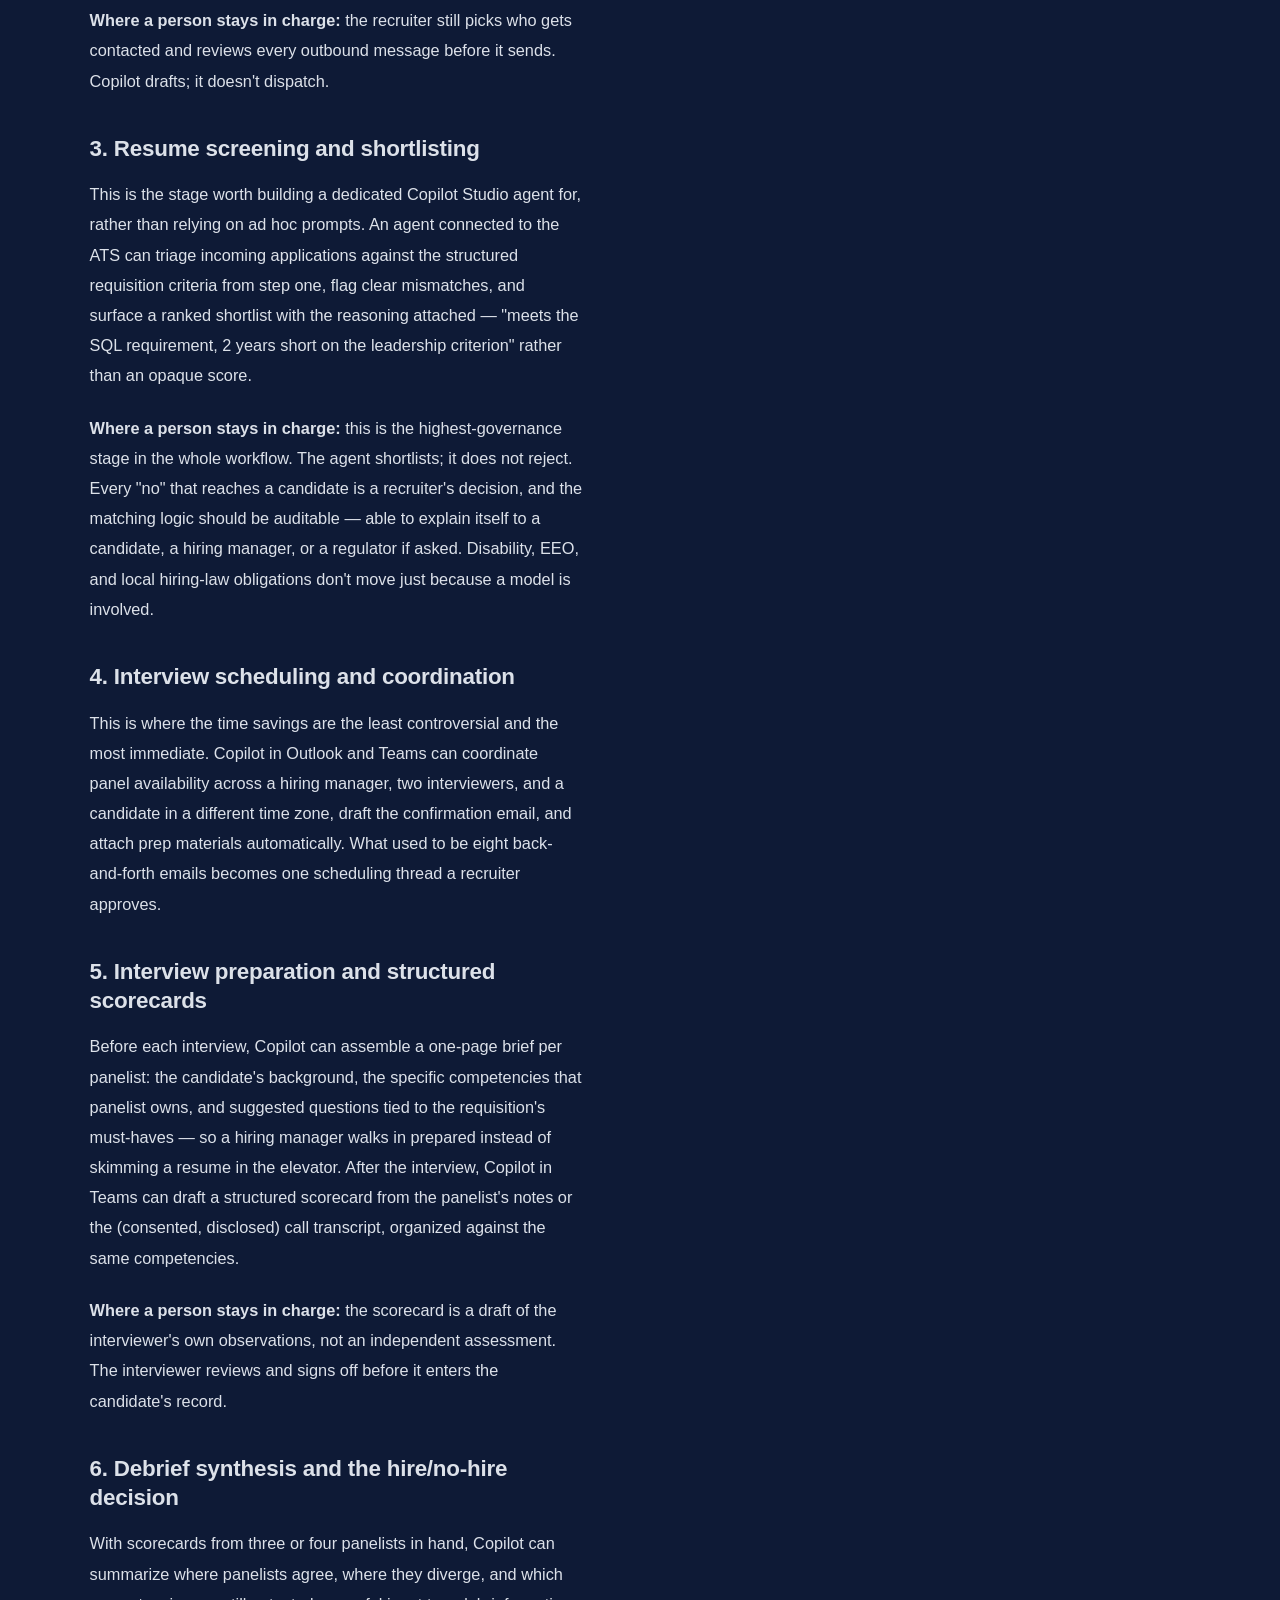
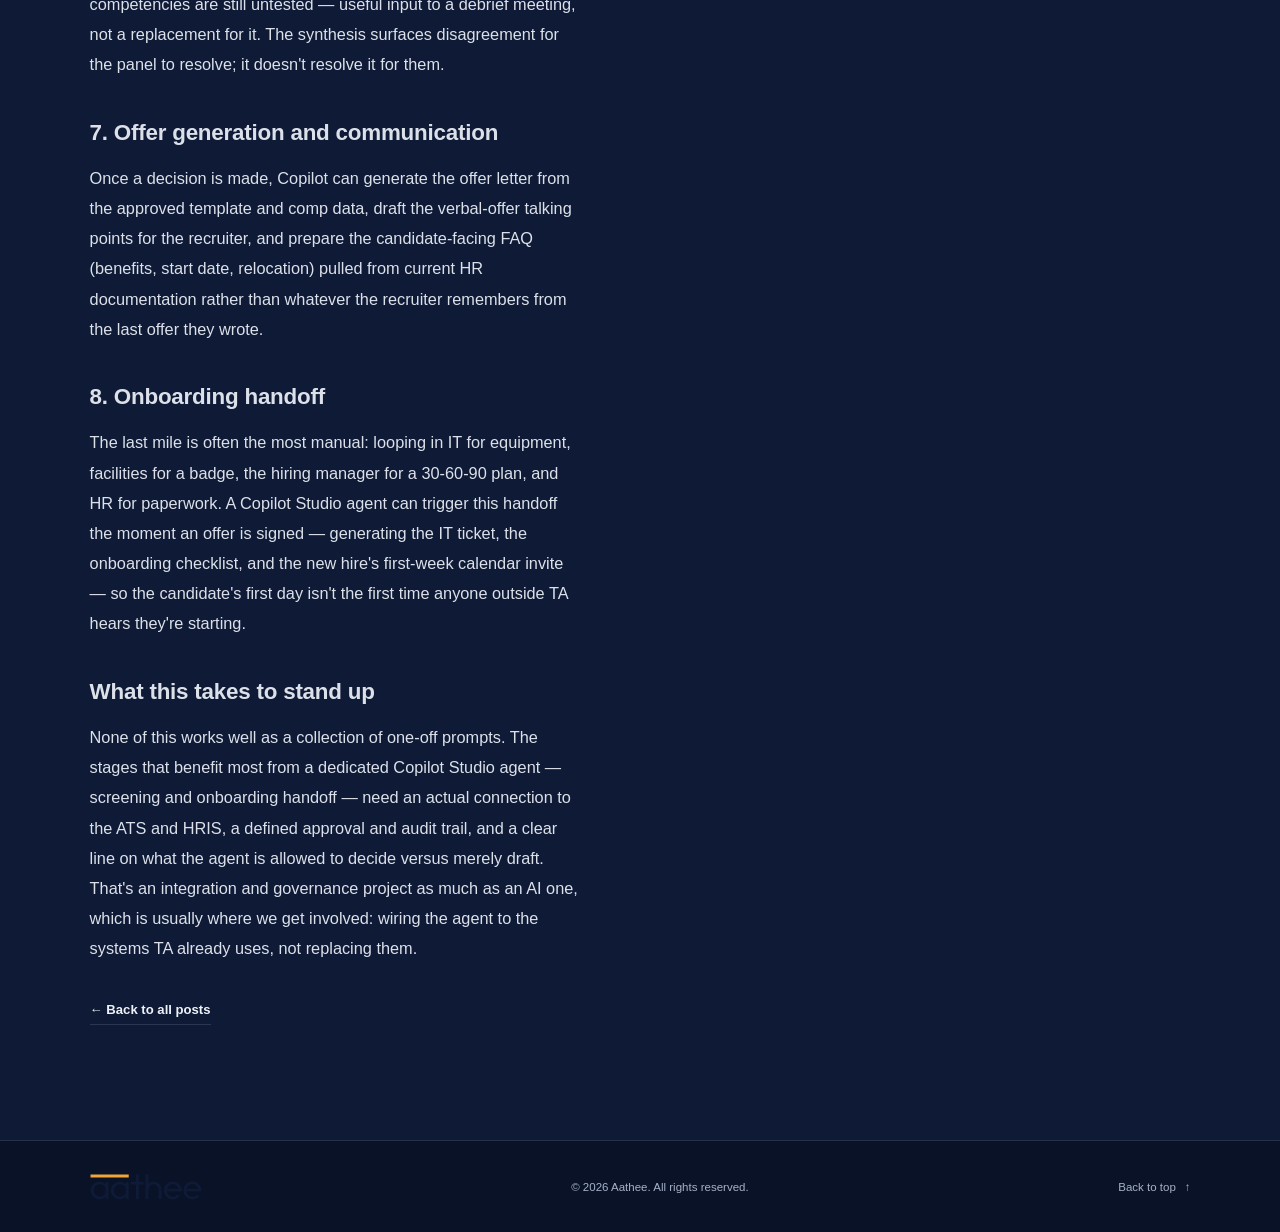
<file: blog-microsoft-copilot-talent-acquisition.html>
<!doctype html>
<html lang="en">
<head>
  <meta charset="utf-8">
  <meta name="viewport" content="width=device-width, initial-scale=1">
  <meta name="theme-color" content="#0E1A36">
  <meta name="description" content="A practical, stage-by-stage look at where Microsoft Copilot genuinely helps a corporate Talent Acquisition team — from requisition to onboarding handoff — and where a human still needs to own the call.">
  <title>Microsoft Copilot for Talent Acquisition: an end-to-end walkthrough — Aathee Blog</title>
  <link rel="icon" href="assets/brand/favicon.ico" sizes="32x32">
  <link rel="icon" href="assets/brand/favicon.svg" type="image/svg+xml">
  <link rel="apple-touch-icon" href="assets/brand/apple-touch-icon.png">
  <link rel="manifest" href="assets/brand/manifest.webmanifest">
  <link rel="stylesheet" href="style.css">
  <script src="script.js" defer></script>
</head>
<body>
  <a class="skip-link" href="#main">Skip to content</a>
  <header class="site-header site-header--static">
    <a class="wordmark" href="index.html" aria-label="Aathee home"><img src="assets/brand/aathee-wordmark-color.svg" alt=""></a>
    <button class="nav-toggle" type="button" aria-expanded="false" aria-controls="site-nav" aria-label="Toggle navigation">
      <svg viewBox="0 0 24 24" fill="none" aria-hidden="true"><path d="M3 6h18M3 12h18M3 18h18" stroke="currentColor" stroke-width="1.6" stroke-linecap="round"/></svg>
    </button>
    <nav class="site-nav" id="site-nav" aria-label="Main navigation">
      <a href="index.html#about">About</a>
      <a href="index.html#services">Services</a>
      <a href="index.html#partnerships">Partnerships</a>
      <a href="blog.html" aria-current="page">Insights</a>
      <a class="nav-contact" href="index.html#contact">Let’s talk <span aria-hidden="true">↗</span></a>
    </nav>
  </header>

  <main id="main">
    <article class="post section-wrap">
      <p class="eyebrow"><span class="eyebrow__dot"></span> AI Automation</p>
      <h1>Microsoft Copilot for Talent Acquisition: an end-to-end walkthrough</h1>
      <p class="post__meta"><time datetime="2026-10-05">October 5, 2026</time> · 8 min read</p>
      <div class="post__body">
        <p>Most "Copilot for recruiting" conversations start and end with job description drafting. That's a real use case, but it's the smallest part of a Talent Acquisition team's week. The more useful question is what changes across the <em>whole</em> hiring lifecycle — requisition to onboarding handoff — when Microsoft 365 Copilot and a purpose-built Copilot Studio agent are wired into how a corporate TA team actually works.</p>
        <p>Here's that walkthrough, stage by stage, including where we'd stop short of automating and leave the call to a person.</p>

        <h2>1. Requisition intake and job description drafting</h2>
        <p>A hiring manager's intake notes are usually a half-formed email or a five-minute call. Copilot in Word or Teams can turn that raw input — plus a pull from a past, similar requisition in SharePoint — into a first-draft job description and a structured intake summary (level, must-haves vs. nice-to-haves, comp band, approval chain) for the recruiter to edit rather than start from a blank page.</p>
        <p><strong>Where a person stays in charge:</strong> leveling, comp banding, and any language that could skew exclusionary still get a human edit and a second pair of eyes before the req goes live.</p>

        <h2>2. Sourcing and longlist research</h2>
        <p>Copilot's web- and enterprise-grounded search can summarize a candidate's public profile, prior roles, and overlap with the role's requirements, and draft a personalized first-touch message referencing specifics rather than a generic template. For a recruiter working ten open reqs, that's the difference between five outreach messages a day and twenty.</p>
        <p><strong>Where a person stays in charge:</strong> the recruiter still picks who gets contacted and reviews every outbound message before it sends. Copilot drafts; it doesn't dispatch.</p>

        <h2>3. Resume screening and shortlisting</h2>
        <p>This is the stage worth building a dedicated Copilot Studio agent for, rather than relying on ad hoc prompts. An agent connected to the ATS can triage incoming applications against the structured requisition criteria from step one, flag clear mismatches, and surface a ranked shortlist with the reasoning attached — "meets the SQL requirement, 2 years short on the leadership criterion" rather than an opaque score.</p>
        <p><strong>Where a person stays in charge:</strong> this is the highest-governance stage in the whole workflow. The agent shortlists; it does not reject. Every "no" that reaches a candidate is a recruiter's decision, and the matching logic should be auditable — able to explain itself to a candidate, a hiring manager, or a regulator if asked. Disability, EEO, and local hiring-law obligations don't move just because a model is involved.</p>

        <h2>4. Interview scheduling and coordination</h2>
        <p>This is where the time savings are the least controversial and the most immediate. Copilot in Outlook and Teams can coordinate panel availability across a hiring manager, two interviewers, and a candidate in a different time zone, draft the confirmation email, and attach prep materials automatically. What used to be eight back-and-forth emails becomes one scheduling thread a recruiter approves.</p>

        <h2>5. Interview preparation and structured scorecards</h2>
        <p>Before each interview, Copilot can assemble a one-page brief per panelist: the candidate's background, the specific competencies that panelist owns, and suggested questions tied to the requisition's must-haves — so a hiring manager walks in prepared instead of skimming a resume in the elevator. After the interview, Copilot in Teams can draft a structured scorecard from the panelist's notes or the (consented, disclosed) call transcript, organized against the same competencies.</p>
        <p><strong>Where a person stays in charge:</strong> the scorecard is a draft of the interviewer's own observations, not an independent assessment. The interviewer reviews and signs off before it enters the candidate's record.</p>

        <h2>6. Debrief synthesis and the hire/no-hire decision</h2>
        <p>With scorecards from three or four panelists in hand, Copilot can summarize where panelists agree, where they diverge, and which competencies are still untested — useful input to a debrief meeting, not a replacement for it. The synthesis surfaces disagreement for the panel to resolve; it doesn't resolve it for them.</p>

        <h2>7. Offer generation and communication</h2>
        <p>Once a decision is made, Copilot can generate the offer letter from the approved template and comp data, draft the verbal-offer talking points for the recruiter, and prepare the candidate-facing FAQ (benefits, start date, relocation) pulled from current HR documentation rather than whatever the recruiter remembers from the last offer they wrote.</p>

        <h2>8. Onboarding handoff</h2>
        <p>The last mile is often the most manual: looping in IT for equipment, facilities for a badge, the hiring manager for a 30-60-90 plan, and HR for paperwork. A Copilot Studio agent can trigger this handoff the moment an offer is signed — generating the IT ticket, the onboarding checklist, and the new hire's first-week calendar invite — so the candidate's first day isn't the first time anyone outside TA hears they're starting.</p>

        <h2>What this takes to stand up</h2>
        <p>None of this works well as a collection of one-off prompts. The stages that benefit most from a dedicated Copilot Studio agent — screening and onboarding handoff — need an actual connection to the ATS and HRIS, a defined approval and audit trail, and a clear line on what the agent is allowed to decide versus merely draft. That's an integration and governance project as much as an AI one, which is usually where we get involved: wiring the agent to the systems TA already uses, not replacing them.</p>
      </div>
      <a class="text-link" href="blog.html">← Back to all posts</a>
    </article>
  </main>

  <footer class="site-footer">
    <a class="wordmark wordmark--footer" href="index.html" aria-label="Aathee, back to top"><img src="assets/brand/aathee-wordmark-color.svg" alt=""></a>
    <p>© 2026 Aathee. All rights reserved.</p>
    <a class="footer-top" href="index.html#home">Back to top <span aria-hidden="true">↑</span></a>
  </footer>
</body>
</html>
</file>
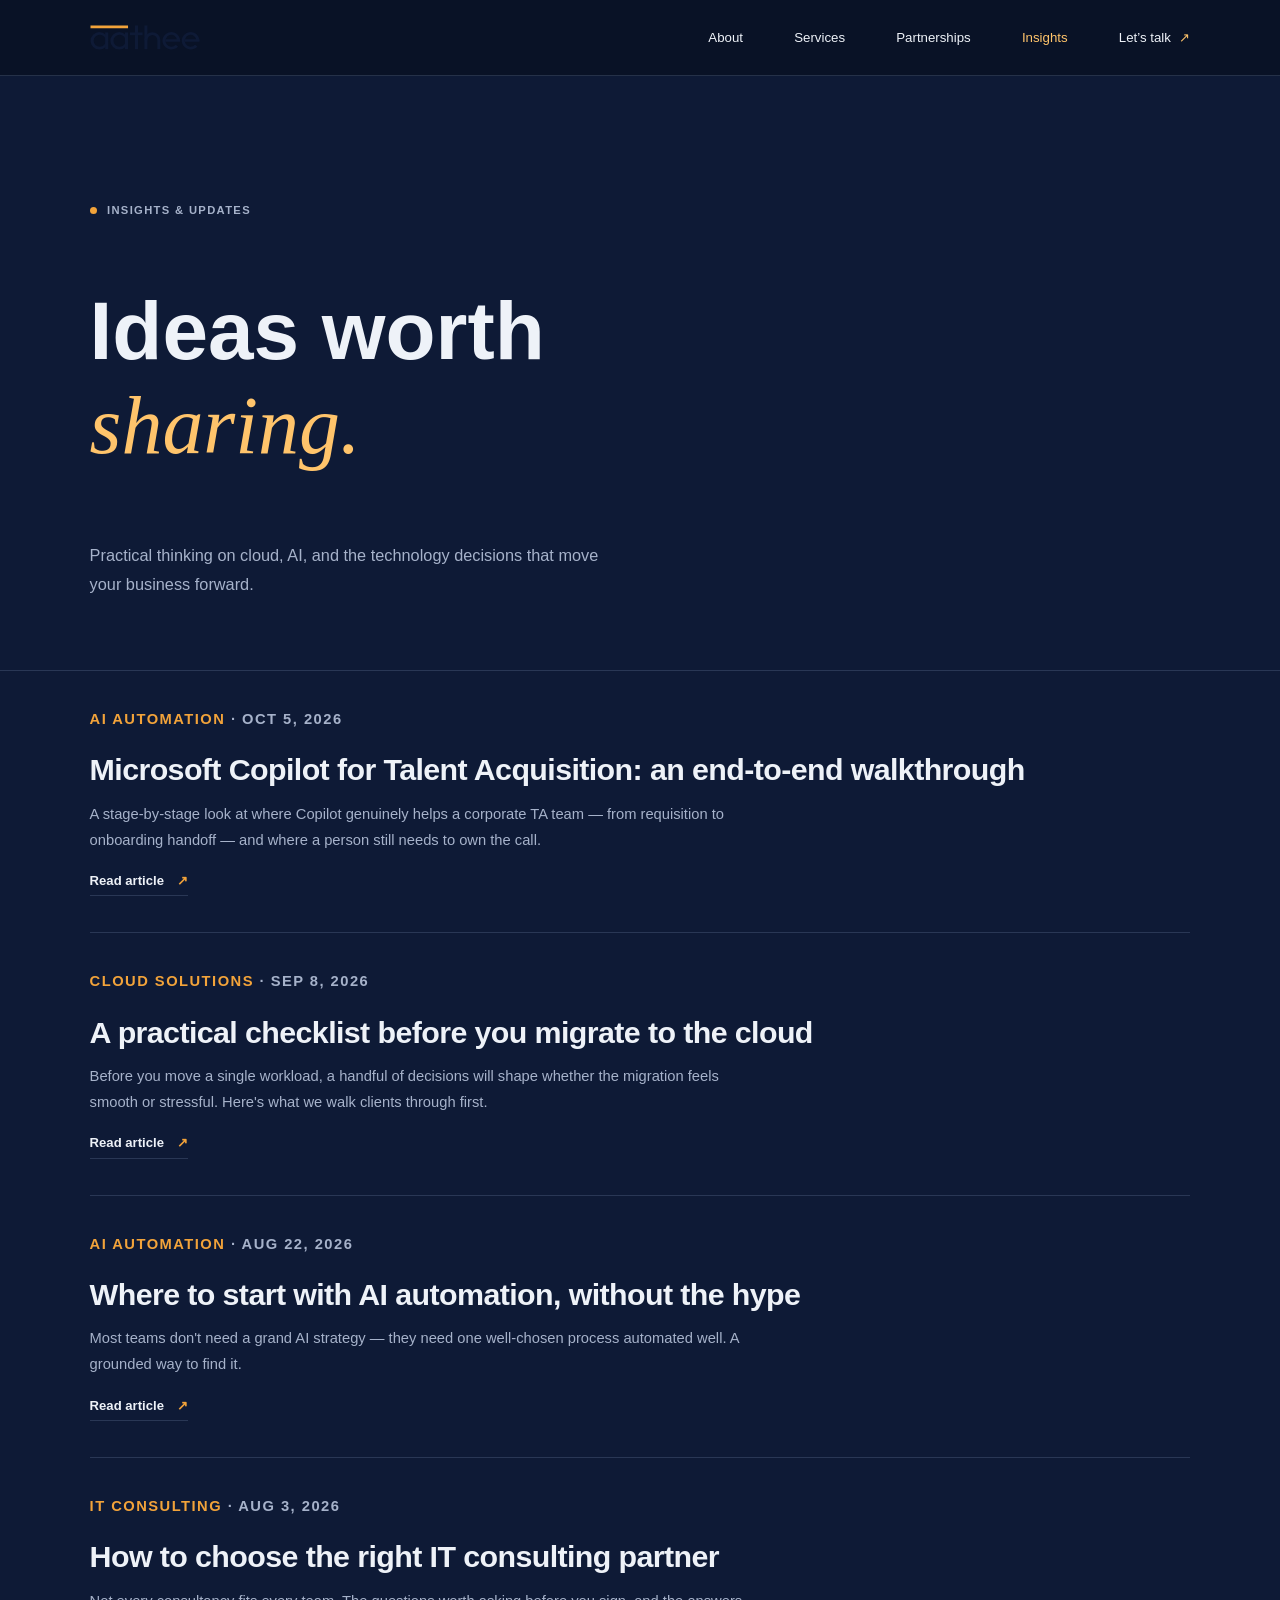
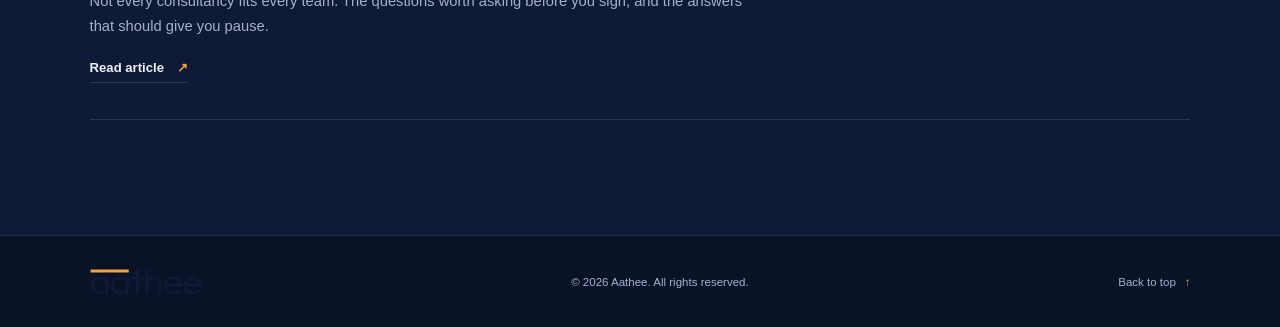
<file: blog.html>
<!doctype html>
<html lang="en">
<head>
  <meta charset="utf-8">
  <meta name="viewport" content="width=device-width, initial-scale=1">
  <meta name="theme-color" content="#0E1A36">
  <meta name="description" content="Practical thinking from Aathee on cloud, AI automation, and IT consulting — ideas to help you take a clearer next step.">
  <title>Blog — Aathee</title>
  <link rel="icon" href="assets/brand/favicon.ico" sizes="32x32">
  <link rel="icon" href="assets/brand/favicon.svg" type="image/svg+xml">
  <link rel="apple-touch-icon" href="assets/brand/apple-touch-icon.png">
  <link rel="manifest" href="assets/brand/manifest.webmanifest">
  <link rel="stylesheet" href="style.css">
  <script src="script.js" defer></script>
</head>
<body>
  <a class="skip-link" href="#main">Skip to content</a>
  <header class="site-header site-header--static">
    <a class="wordmark" href="index.html" aria-label="Aathee home"><img src="assets/brand/aathee-wordmark-color.svg" alt=""></a>
    <button class="nav-toggle" type="button" aria-expanded="false" aria-controls="site-nav" aria-label="Toggle navigation">
      <svg viewBox="0 0 24 24" fill="none" aria-hidden="true"><path d="M3 6h18M3 12h18M3 18h18" stroke="currentColor" stroke-width="1.6" stroke-linecap="round"/></svg>
    </button>
    <nav class="site-nav" id="site-nav" aria-label="Main navigation">
      <a href="index.html#about">About</a>
      <a href="index.html#services">Services</a>
      <a href="index.html#partnerships">Partnerships</a>
      <a href="blog.html" aria-current="page">Insights</a>
      <a class="nav-contact" href="index.html#contact">Let’s talk <span aria-hidden="true">↗</span></a>
    </nav>
  </header>

  <main id="main">
    <section class="page-hero section-wrap" aria-labelledby="blog-title">
      <p class="eyebrow"><span class="eyebrow__dot"></span> Insights &amp; updates</p>
      <h1 id="blog-title">Ideas worth<br><em>sharing.</em></h1>
      <p class="page-hero__lead">Practical thinking on cloud, AI, and the technology decisions that move your business forward.</p>
    </section>

    <section class="blog-list section-wrap" aria-label="Blog posts">
      <article class="blog-card reveal">
        <p class="blog-card__meta"><span>AI Automation</span> · <time datetime="2026-10-05">Oct 5, 2026</time></p>
        <h2><a href="blog-microsoft-copilot-talent-acquisition.html">Microsoft Copilot for Talent Acquisition: an end-to-end walkthrough</a></h2>
        <p>A stage-by-stage look at where Copilot genuinely helps a corporate TA team — from requisition to onboarding handoff — and where a person still needs to own the call.</p>
        <a class="text-link" href="blog-microsoft-copilot-talent-acquisition.html">Read article <span aria-hidden="true">↗</span></a>
      </article>
      <article class="blog-card reveal">
        <p class="blog-card__meta"><span>Cloud Solutions</span> · <time datetime="2026-09-08">Sep 8, 2026</time></p>
        <h2><a href="blog-cloud-migration-checklist.html">A practical checklist before you migrate to the cloud</a></h2>
        <p>Before you move a single workload, a handful of decisions will shape whether the migration feels smooth or stressful. Here's what we walk clients through first.</p>
        <a class="text-link" href="blog-cloud-migration-checklist.html">Read article <span aria-hidden="true">↗</span></a>
      </article>
      <article class="blog-card reveal">
        <p class="blog-card__meta"><span>AI Automation</span> · <time datetime="2026-08-22">Aug 22, 2026</time></p>
        <h2><a href="blog-ai-automation-where-to-start.html">Where to start with AI automation, without the hype</a></h2>
        <p>Most teams don't need a grand AI strategy — they need one well-chosen process automated well. A grounded way to find it.</p>
        <a class="text-link" href="blog-ai-automation-where-to-start.html">Read article <span aria-hidden="true">↗</span></a>
      </article>
      <article class="blog-card reveal">
        <p class="blog-card__meta"><span>IT Consulting</span> · <time datetime="2026-08-03">Aug 3, 2026</time></p>
        <h2><a href="blog-choosing-it-consulting-partner.html">How to choose the right IT consulting partner</a></h2>
        <p>Not every consultancy fits every team. The questions worth asking before you sign, and the answers that should give you pause.</p>
        <a class="text-link" href="blog-choosing-it-consulting-partner.html">Read article <span aria-hidden="true">↗</span></a>
      </article>
    </section>
  </main>

  <footer class="site-footer">
    <a class="wordmark wordmark--footer" href="index.html" aria-label="Aathee, back to top"><img src="assets/brand/aathee-wordmark-color.svg" alt=""></a>
    <p>© 2026 Aathee. All rights reserved.</p>
    <a class="footer-top" href="index.html#home">Back to top <span aria-hidden="true">↑</span></a>
  </footer>
</body>
</html>
</file>
<file: style.css>
/* Aathee's visual foundation: midnight navy, network blue, and saffron light. */
:root {
  color-scheme: dark;
  --color-paper: #0e1a36;
  --color-white: #eef2f8;
  --color-ink: #eef2f8;
  --color-muted: #a6b2ca;
  --color-line: rgb(166 187 226 / 18%);
  --color-sun: #f2a33a;
  --color-sun-light: #ffc46b;
  --color-sea: #81afff;
  --color-panel: #121f3d;
  --color-deep: #091226;
  --font-body: "Avenir Next", Avenir, "Segoe UI", sans-serif;
  --font-display: Georgia, "Times New Roman", serif;
  --page-gutter: 7vw;
}

* { box-sizing: border-box; }
html { scroll-behavior: smooth; scroll-padding-top: 5.5rem; }
body { margin: 0; background: var(--color-paper); color: var(--color-ink); font-family: var(--font-body); font-size: 16px; -webkit-font-smoothing: antialiased; }
a { color: inherit; text-decoration: none; }
button, input, textarea { font: inherit; }
::selection { color: #0e1a36; background: var(--color-sun-light); }
a:focus-visible, button:focus-visible, input:focus-visible, textarea:focus-visible, summary:focus-visible {
  outline: 2px solid var(--color-sun-light);
  outline-offset: 3px;
  border-radius: 2px;
}
.skip-link {
  position: absolute;
  z-index: 20;
  top: -3rem;
  left: 0;
  padding: .85rem 1.25rem;
  background: var(--color-sun);
  color: #0e1a36;
  font-size: .82rem;
  font-weight: 700;
  transition: top .2s ease;
}
.skip-link:focus { top: 0; }

.site-header {
  position: absolute;
  z-index: 2;
  top: 0;
  left: 0;
  display: flex;
  width: 100%;
  height: 76px;
  align-items: center;
  justify-content: space-between;
  padding: 0 var(--page-gutter);
  color: var(--color-white);
}
.wordmark { display: inline-flex; width: clamp(90px, 9vw, 118px); flex: 0 0 auto; }
.wordmark img { display: block; width: 100%; height: auto; }
.site-nav { display: flex; align-items: center; gap: clamp(1.25rem, 4vw, 3.5rem); font-size: .83rem; }
.site-nav a, .footer-top { transition: opacity .2s ease; }
.site-nav a:hover, .footer-top:hover { opacity: .7; }
.nav-contact span { padding-left: .3rem; color: var(--color-sun-light); }
.nav-toggle { display: none; width: 34px; height: 34px; padding: 0; border: 0; background: transparent; color: inherit; cursor: pointer; align-items: center; justify-content: center; }
.nav-toggle svg { width: 22px; height: 22px; }

.hero {
  position: relative;
  display: flex;
  min-height: min(790px, 100svh);
  min-height: max(660px, min(790px, 100svh));
  align-items: center;
  overflow: hidden;
  background: var(--color-deep);
  color: var(--color-white);
}
.hero::after {
  position: absolute;
  inset: 0;
  background: linear-gradient(90deg, rgb(5 10 25 / 88%) 0%, rgb(7 15 33 / 72%) 36%, rgb(7 15 33 / 22%) 70%, rgb(7 15 33 / 8%) 100%), linear-gradient(0deg, rgb(8 15 33 / 78%) 0%, transparent 36%);
  content: "";
}
.hero__image { position: absolute; inset: 0; width: 100%; height: 100%; object-fit: cover; object-position: center 54%; animation: image-arrive 1.2s ease-out both; }
.hero__content { position: relative; z-index: 1; width: min(760px, 80%); margin: 3rem 0 0 var(--page-gutter); animation: rise-in .8s .12s both; }
.eyebrow { display: flex; align-items: center; gap: .65rem; margin: 0; color: var(--color-muted); font-size: .7rem; font-weight: 650; letter-spacing: .12em; text-transform: uppercase; }
.hero__eyebrow { color: rgb(255 255 255 / 84%); }
.hero__eyebrow span { width: 7px; height: 7px; border-radius: 50%; background: var(--color-sun-light); }
.hero h1, h2 { margin: 0; font-size: clamp(3.2rem, 7.6vw, 6.8rem); font-weight: 450; letter-spacing: -.055em; line-height: .99; }
.hero h1 { margin-top: 1.5rem; }
.hero h1 em, h2 em { color: var(--color-sun-light); font-family: var(--font-display); font-weight: 400; }
.hero__summary { max-width: 27rem; margin: 1.5rem 0 2rem; color: rgb(255 255 255 / 86%); font-size: 1rem; line-height: 1.7; }
.hero__actions { display: flex; align-items: center; gap: 1.75rem; flex-wrap: wrap; }
.button { display: inline-flex; min-height: 52px; align-items: center; justify-content: center; gap: 2rem; padding: 0 1.35rem; border: 1px solid transparent; cursor: pointer; font-size: .84rem; font-weight: 600; transition: background .2s ease, color .2s ease, transform .2s ease; }
.button:hover { transform: translateY(-2px); }
.button span { font-size: 1.05rem; }
.button--light { background: var(--color-sun); color: #0e1a36; }
.button--light:hover { background: var(--color-sun-light); }
.text-link--light { border-bottom-color: rgb(255 255 255 / 32%); color: rgb(255 255 255 / 92%); }
.text-link--light span { color: var(--color-sun-light); }
.hero__scroll, .hero__index { position: absolute; z-index: 1; bottom: 2rem; color: rgb(255 255 255 / 78%); font-size: .67rem; letter-spacing: .09em; text-transform: uppercase; }
.hero__scroll { left: var(--page-gutter); display: flex; align-items: center; gap: .8rem; }
.hero__scroll span:last-child { font-size: 1rem; }
.hero__index { right: var(--page-gutter); }

.section-wrap { padding-right: var(--page-gutter); padding-left: var(--page-gutter); }
.about { display: grid; grid-template-columns: 1fr 2.1fr; gap: 3rem; padding-top: clamp(6rem, 11vw, 10rem); padding-bottom: clamp(6rem, 11vw, 10rem); }
.about__label { display: flex; flex-direction: column; align-items: flex-start; justify-content: space-between; }
.eyebrow__dot { width: 7px; height: 7px; border-radius: 50%; background: var(--color-sun); }
.section-number { color: #90a1c0; font-family: var(--font-display); font-size: 1rem; }
.about h2, .services h2, .contact h2 { font-size: clamp(2.5rem, 5.4vw, 4.6rem); line-height: 1.07; }
.about h2 em, .services h2 em, .contact h2 em { color: var(--color-sun-light); }
.about__details { display: grid; grid-template-columns: 1fr 1fr; column-gap: 3rem; row-gap: 1.25rem; margin-top: 2rem; }
.about__details p { margin: 0; color: var(--color-muted); font-size: .9rem; line-height: 1.8; }
.about__details .about__lead { color: var(--color-ink); font-size: 1.05rem; line-height: 1.65; }
.text-link { display: inline-flex; width: fit-content; align-items: center; gap: .8rem; border-bottom: 1px solid var(--color-line); padding-bottom: .45rem; font-size: .82rem; font-weight: 600; }
.text-link span { color: var(--color-sun); }

.problems { padding-top: clamp(5rem, 9vw, 8rem); padding-bottom: clamp(5rem, 9vw, 8rem); }
.problems__intro { position: relative; max-width: 46rem; margin-bottom: 2.5rem; }
.problems__intro .section-number { position: absolute; top: 0; right: 0; }
.problems h2 { margin-top: 1.3rem; font-size: clamp(2.3rem, 4.6vw, 3.6rem); line-height: 1.1; }
.problems h2 em { color: var(--color-sun-light); font-family: var(--font-display); font-weight: 400; }
.problems__lead { max-width: 34rem; margin: 1.1rem 0 0; color: var(--color-muted); font-size: .95rem; line-height: 1.75; }
.problem-grid { display: grid; grid-template-columns: repeat(2, 1fr); column-gap: 3rem; row-gap: 1.75rem; margin: 0; padding-top: 1.75rem; list-style: none; border-top: 1px solid var(--color-line); }
.problem-item h3 { margin: 0 0 .4rem; font-size: .95rem; font-weight: 600; }
.problem-item p { margin: 0; color: var(--color-muted); font-size: .85rem; line-height: 1.7; }

.services { background: var(--color-panel); }
.services__inner { padding-top: clamp(5rem, 9vw, 8rem); padding-bottom: clamp(5rem, 9vw, 8rem); }
.services__heading { display: flex; align-items: flex-end; justify-content: space-between; gap: 2rem; margin-bottom: 3rem; }
.services h2 { margin-top: 1.3rem; }
.services__heading .section-number { display: block; margin-top: .5rem; }
.services__intro { max-width: 18rem; margin: 0 0 .45rem; color: var(--color-muted); font-size: .9rem; line-height: 1.75; }
.service-grid { display: grid; grid-template-columns: repeat(4, 1fr); border-top: 1px solid var(--color-line); border-bottom: 1px solid var(--color-line); }
.service-card { position: relative; min-height: 256px; padding: 1.7rem 1.45rem 2rem 0; }
.service-card + .service-card { border-left: 1px solid var(--color-line); padding-left: 1.45rem; }
.service-card summary { display: block; cursor: pointer; list-style: none; }
.service-card summary::marker, .service-card summary::-webkit-details-marker { display: none; }
.service-card__icon { display: inline-flex; width: 34px; height: 34px; align-items: center; justify-content: center; color: #9ebeff; }
.service-card__icon svg { width: 32px; height: 32px; }
.service-card__number { position: absolute; top: 1.9rem; right: 1.25rem; color: #90a1c0; font-family: var(--font-display); font-size: .78rem; }
.service-card h3 { margin: 1.65rem 0 .65rem; font-size: 1rem; font-weight: 600; }
.service-card summary p { max-width: 15rem; margin: 0; color: var(--color-muted); font-size: .82rem; line-height: 1.7; }
.service-card__arrow { position: absolute; right: 1.25rem; bottom: 1.35rem; color: var(--color-sun); opacity: .4; transition: opacity .2s ease, transform .25s ease; }
.service-card:hover .service-card__arrow { opacity: 1; }
.service-card[open] .service-card__arrow { opacity: 1; transform: rotate(90deg); }
.service-card__detail { margin-top: 1.5rem; padding-top: 1.3rem; border-top: 1px solid var(--color-line); }
.service-card__detail dl { margin: 0 0 1.15rem; }
.service-card__detail dt { margin-top: .9rem; color: var(--color-sun); font-size: .68rem; font-weight: 650; letter-spacing: .08em; text-transform: uppercase; }
.service-card__detail dt:first-child { margin-top: 0; }
.service-card__detail dd { margin: .35rem 0 0; color: var(--color-muted); font-size: .84rem; line-height: 1.7; }

.why-aathee { padding-top: clamp(6rem, 10vw, 9rem); padding-bottom: clamp(6rem, 10vw, 9rem); }
.why-aathee__intro { position: relative; max-width: 40rem; margin-bottom: 2.5rem; }
.why-aathee__intro .section-number { position: absolute; top: 0; right: 0; }
.why-aathee h2 { margin-top: 1.3rem; font-size: clamp(2.3rem, 4.6vw, 3.6rem); line-height: 1.1; }
.why-aathee h2 em { color: var(--color-sun-light); font-family: var(--font-display); font-weight: 400; }
.pillar-list { display: grid; grid-template-columns: repeat(2, 1fr); column-gap: 3rem; margin: 0; padding: 0; list-style: none; border-top: 1px solid var(--color-line); }
.pillar-list li { display: grid; grid-template-columns: 2.25rem 1fr; gap: .65rem; border-bottom: 1px solid var(--color-line); padding: 1.1rem 0; }
.pillar-list__number { padding-top: .12rem; color: var(--color-sun); font-family: var(--font-display); font-size: .82rem; }
.pillar-list h3 { margin: 0; font-size: .9rem; font-weight: 600; }
.pillar-list p { margin: .4rem 0 0; color: var(--color-muted); font-size: .8rem; line-height: 1.6; }

.proof { background: var(--color-panel); padding-top: clamp(6rem, 10vw, 9rem); padding-bottom: clamp(6rem, 10vw, 9rem); }
.proof__intro { position: relative; max-width: 42rem; margin-bottom: 2.75rem; }
.proof__intro .section-number { position: absolute; top: 0; right: 0; }
.proof h2 { margin-top: 1.3rem; font-size: clamp(2.3rem, 4.6vw, 3.6rem); line-height: 1.1; }
.proof h2 em { color: var(--color-sun-light); font-family: var(--font-display); font-weight: 400; }
.proof__lead { max-width: 36rem; margin: 1.1rem 0 0; color: var(--color-muted); font-size: .95rem; line-height: 1.75; }
.proof-steps { display: grid; grid-template-columns: repeat(4, 1fr); gap: 2rem; margin: 0; padding-top: 1.75rem; list-style: none; border-top: 1px solid var(--color-line); }
.proof-steps__number { display: block; margin-bottom: .6rem; color: var(--color-sun); font-family: var(--font-display); font-size: 1.1rem; }
.proof-steps h3 { margin: 0 0 .4rem; font-size: .95rem; font-weight: 600; }
.proof-steps p { margin: 0; color: var(--color-muted); font-size: .82rem; line-height: 1.7; }

.engagement { padding-top: clamp(6rem, 10vw, 9rem); padding-bottom: clamp(6rem, 10vw, 9rem); }
.engagement__intro { position: relative; max-width: 40rem; margin-bottom: 2.75rem; }
.engagement__intro .section-number { position: absolute; top: 0; right: 0; }
.engagement h2 { margin-top: 1.3rem; font-size: clamp(2.3rem, 4.6vw, 3.6rem); line-height: 1.1; }
.engagement h2 em { color: var(--color-sun-light); font-family: var(--font-display); font-weight: 400; }
.process-grid { display: grid; grid-template-columns: repeat(5, 1fr); gap: 1.5rem; margin: 0; padding-top: 1.75rem; list-style: none; border-top: 1px solid var(--color-line); }
.process-step { padding-top: 1.4rem; border-top: 2px solid var(--color-line); }
.process-step__number { display: block; margin-bottom: .5rem; color: var(--color-sun); font-family: var(--font-display); font-size: 1.1rem; }
.process-step h3 { margin: 0 0 .4rem; font-size: .92rem; font-weight: 600; }
.process-step p { margin: 0; color: var(--color-muted); font-size: .8rem; line-height: 1.65; }

.contact { display: grid; grid-template-columns: 1fr 1fr; gap: clamp(3rem, 10vw, 9rem); padding-top: clamp(6rem, 11vw, 10rem); padding-bottom: clamp(6rem, 11vw, 10rem); }
.contact__intro { position: relative; }
.contact__intro .section-number { position: absolute; top: 0; right: 0; }
.contact h2 { margin-top: 2.7rem; }
.contact__intro > p:not(.eyebrow) { max-width: 23rem; margin: 1.25rem 0 1.5rem; color: var(--color-muted); font-size: .9rem; line-height: 1.75; }
.contact-details { align-self: start; }
.contact-details__label { margin: 0 0 1.2rem; color: var(--color-muted); font-size: .7rem; font-weight: 650; letter-spacing: .12em; text-transform: uppercase; }
.contact-detail { display: flex; align-items: baseline; justify-content: space-between; gap: 1rem; border-bottom: 1px solid var(--color-line); padding: 1.1rem 0; }
.contact-detail__type { color: var(--color-muted); font-size: .78rem; }
.contact-detail__value { font-size: .95rem; }
.contact-detail__value span { padding-left: .55rem; color: var(--color-sun); transition: transform .2s ease; }
.contact-detail:hover .contact-detail__value span { display: inline-block; transform: translate(2px, -2px); }

.inquiry-form { margin-top: 2.5rem; padding-top: 2rem; border-top: 1px solid var(--color-line); display: flex; flex-direction: column; gap: 1.25rem; }
.inquiry-form fieldset { margin: 0; padding: 0; border: 0; }
.inquiry-form legend { margin: 0 0 .9rem; padding: 0; color: var(--color-muted); font-size: .7rem; font-weight: 650; letter-spacing: .12em; text-transform: uppercase; }
.inquiry-form__options { display: flex; flex-wrap: wrap; gap: .6rem 1.1rem; margin: 0; padding: 0; }
.inquiry-form__options label { display: inline-flex; align-items: center; gap: .5rem; font-size: .85rem; color: var(--color-ink); }
.inquiry-form__options input { accent-color: var(--color-sun); width: 16px; height: 16px; }
.inquiry-form__field { display: flex; flex-direction: column; gap: .5rem; font-size: .78rem; font-weight: 650; letter-spacing: .06em; text-transform: uppercase; color: var(--color-muted); }
.inquiry-form__field input, .inquiry-form__field textarea { border: 1px solid var(--color-line); background: var(--color-panel); color: var(--color-ink); padding: .8rem .9rem; font-size: .92rem; font-weight: 400; text-transform: none; letter-spacing: normal; resize: vertical; }
.inquiry-form button { align-self: flex-start; }
.inquiry-form__note { margin: 0; color: var(--color-muted); font-size: .74rem; line-height: 1.6; }

.partnerships { display: grid; grid-template-columns: .9fr 1.1fr; gap: clamp(3rem, 9vw, 8rem); padding-top: clamp(6rem, 11vw, 10rem); padding-bottom: clamp(6rem, 11vw, 10rem); }
.partnerships__intro { position: relative; }
.partnerships__intro .section-number { position: absolute; top: 0; right: 0; }
.partnerships h2 { margin-top: 2.7rem; font-size: clamp(2.5rem, 5.4vw, 4.6rem); line-height: 1.07; }
.partnerships h2 em { color: var(--color-sun-light); }
.partnerships__intro > p:not(.eyebrow) { max-width: 27rem; margin: 1.25rem 0 0; color: var(--color-muted); font-size: .9rem; line-height: 1.75; }
.partnerships__intro > .partnerships__lead { color: var(--color-ink); font-size: 1.05rem; line-height: 1.65; }
.partnerships__services { align-self: center; }
.partnerships__label { margin: 0 0 1rem; color: var(--color-muted); font-size: .7rem; font-weight: 650; letter-spacing: .12em; text-transform: uppercase; }
.partnership-list { margin: 0; padding: 0; border-top: 1px solid var(--color-line); list-style: none; }
.partnership-list li { display: grid; grid-template-columns: 2.25rem 1fr; gap: .65rem; border-bottom: 1px solid var(--color-line); padding: 1rem 0; }
.partnership-list__number { padding-top: .12rem; color: var(--color-sun); font-family: var(--font-display); font-size: .82rem; }
.partnership-list h3 { margin: 0; font-size: .9rem; font-weight: 600; }
.partnership-list p { margin: .4rem 0 0; color: var(--color-muted); font-size: .8rem; line-height: 1.6; }
.partnerships__services > .text-link { margin-top: 1.75rem; }

.site-footer { display: flex; min-height: 92px; align-items: center; justify-content: space-between; gap: 1rem; border-top: 1px solid var(--color-line); background: var(--color-deep); padding: 1.25rem var(--page-gutter); }
.wordmark--footer { width: 112px; }
.site-footer p, .footer-top { margin: 0; color: var(--color-muted); font-size: .72rem; }
.footer-top span { padding-left: .35rem; color: var(--color-sun); }

.site-header--static { position: static; border-bottom: 1px solid var(--color-line); background: var(--color-deep); }
.site-header--static .wordmark { width: clamp(90px, 9vw, 110px); }
.site-nav a[aria-current="page"] { color: var(--color-sun-light); }

.page-hero { max-width: 46rem; padding-top: clamp(5rem, 10vw, 8rem); padding-bottom: clamp(3rem, 6vw, 4.5rem); }
.page-hero h1 { font-size: clamp(2.8rem, 6.4vw, 5.2rem); }
.page-hero h1 em { color: var(--color-sun-light); font-family: var(--font-display); font-weight: 400; }
.page-hero__lead { max-width: 32rem; margin: 1.5rem 0 0; color: var(--color-muted); font-size: 1.02rem; line-height: 1.75; }

.blog-list { display: flex; flex-direction: column; padding-bottom: clamp(5rem, 9vw, 8rem); border-top: 1px solid var(--color-line); }
.blog-card { padding: 2.25rem 0; border-bottom: 1px solid var(--color-line); }
.blog-card__meta { margin: 0 0 .75rem; color: var(--color-muted); font-size: .72rem; font-weight: 650; letter-spacing: .1em; text-transform: uppercase; }
.blog-card__meta span { color: var(--color-sun); }
.blog-card h2 { margin: 0 0 .85rem; font-size: clamp(1.35rem, 2.6vw, 1.9rem); font-weight: 600; letter-spacing: -.02em; line-height: 1.25; }
.blog-card h2 a { transition: color .2s ease; }
.blog-card h2 a:hover { color: var(--color-sun-light); }
.blog-card p { max-width: 42rem; margin: 0 0 1.1rem; color: var(--color-muted); font-size: .92rem; line-height: 1.75; }

.post { max-width: 42rem; padding-top: clamp(5rem, 10vw, 8rem); padding-bottom: clamp(5rem, 9vw, 8rem); }
.post h1 { margin: 1.2rem 0 0; font-size: clamp(2.3rem, 5vw, 3.6rem); line-height: 1.08; }
.post__meta { margin: 1.1rem 0 0; color: var(--color-muted); font-size: .78rem; letter-spacing: .04em; text-transform: uppercase; }
.post__body { margin-top: 2.5rem; color: rgb(238 242 248 / 92%); font-size: 1.02rem; line-height: 1.85; }
.post__body p { margin: 0 0 1.4rem; }
.post__body h2 { margin: 2.4rem 0 1rem; font-size: 1.4rem; font-weight: 600; letter-spacing: -.01em; line-height: 1.3; }
.post__body ul { margin: 0 0 1.4rem; padding-left: 1.2rem; color: rgb(238 242 248 / 92%); }
.post__body li { margin-bottom: .55rem; line-height: 1.75; }
.post__body + .text-link { margin-top: 1rem; }

@media (max-width: 560px) {
  .page-hero, .post { padding-top: 4rem; }
  .blog-card { padding: 1.75rem 0; }
}

/* Reveal motion only activates when JavaScript is available. */
.js-enabled .reveal { opacity: 0; transform: translateY(16px); transition: opacity .65s ease, transform .65s ease; }
.js-enabled .reveal.is-visible { opacity: 1; transform: translateY(0); }
@keyframes rise-in { from { opacity: 0; transform: translateY(18px); } to { opacity: 1; transform: translateY(0); } }
@keyframes image-arrive { from { transform: scale(1.035); } to { transform: scale(1); } }

@media (min-width: 1500px) { :root { --page-gutter: max(7vw, calc((100vw - 1320px) / 2)); } }
@media (max-width: 800px) {
  :root { --page-gutter: 6vw; }
  .about { grid-template-columns: 1fr; gap: 2.5rem; }
  .about__label { flex-direction: row; align-items: center; }
  .about__body { max-width: 680px; }
  .service-grid { grid-template-columns: repeat(2, 1fr); }
  .service-card { min-height: 230px; padding-right: 1rem; }
  .service-card + .service-card { padding-left: 1rem; }
  .service-card:nth-child(3) { border-left: 0; }
  .service-card:nth-child(n+3) { border-top: 1px solid var(--color-line); }
  .partnerships { grid-template-columns: 1fr; gap: 2.5rem; }
  .contact { gap: 3rem; }
  .problem-grid { grid-template-columns: 1fr; }
  .pillar-list { grid-template-columns: 1fr; }
  .proof-steps { grid-template-columns: repeat(2, 1fr); }
  .process-grid { grid-template-columns: repeat(2, 1fr); }
}
@media (max-width: 560px) {
  :root { --page-gutter: 1.25rem; }
  .site-header { height: 68px; }
  .hero { min-height: 680px; min-height: max(600px, 92svh); align-items: flex-end; padding-bottom: 8rem; }
  .hero__image { object-position: 62% center; }
  .hero::after { background: linear-gradient(90deg, rgb(5 10 25 / 76%), rgb(7 15 33 / 12%)), linear-gradient(0deg, rgb(8 15 33 / 82%), transparent 72%); }
  .hero__content { width: calc(100% - 2 * var(--page-gutter)); margin: 0 var(--page-gutter); }
  .hero h1 { font-size: clamp(3rem, 13vw, 4.2rem); }
  .hero__summary { max-width: 20rem; font-size: .9rem; }
  .hero__actions { flex-direction: column; align-items: flex-start; gap: 1.25rem; }
  .hero__scroll, .hero__index { bottom: 1.5rem; }
  .about__details { grid-template-columns: 1fr; gap: 1rem; }
  .about h2, .services h2, .contact h2 { font-size: clamp(2.35rem, 10vw, 3.35rem); }
  .services__heading { display: block; }
  .services__intro { margin-top: 1.25rem; }
  .service-grid { grid-template-columns: 1fr; }
  .service-card, .service-card + .service-card { min-height: 205px; border-left: 0; padding: 1.35rem .25rem 1.5rem 0; }
  .service-card + .service-card { border-top: 1px solid var(--color-line); }
  .service-card h3 { margin-top: 1rem; }
  .service-card__number { top: 1.55rem; right: .25rem; }
  .contact { grid-template-columns: 1fr; gap: 3rem; }
  .partnerships h2 { font-size: clamp(2.35rem, 10vw, 3.35rem); }
  .contact__intro .section-number { right: .1rem; }
  .site-footer { min-height: 100px; flex-wrap: wrap; }
  .site-footer p { order: 3; width: 100%; }
  .problems h2, .why-aathee h2, .proof h2, .engagement h2 { font-size: clamp(2.35rem, 10vw, 3.35rem); }
  .proof-steps, .process-grid { grid-template-columns: 1fr; gap: 1.5rem; }
  .process-step { border-top: 1px solid var(--color-line); }
  .inquiry-form__options { gap: .5rem .75rem; }
}
@media (max-width: 700px) {
  .nav-toggle { display: inline-flex; }
  .site-header--static { position: relative; }
  .site-nav {
    position: absolute;
    top: 100%;
    left: 0;
    right: 0;
    flex-direction: column;
    align-items: stretch;
    gap: 0;
    margin: 0;
    padding: .25rem var(--page-gutter) 1.25rem;
    background: var(--color-deep);
    border-bottom: 1px solid var(--color-line);
    opacity: 0;
    visibility: hidden;
    transform: translateY(-6px);
    transition: opacity .2s ease, transform .2s ease, visibility .2s;
  }
  .site-nav.is-open { opacity: 1; visibility: visible; transform: translateY(0); }
  .site-nav a { padding: .9rem 0; border-bottom: 1px solid var(--color-line); font-size: .95rem; }
  .nav-contact { border-bottom: 0; }
  .nav-contact span { padding-left: .5rem; }
}
@media (prefers-reduced-motion: reduce) {
  *, *::before, *::after { scroll-behavior: auto !important; animation-duration: .01ms !important; animation-iteration-count: 1 !important; transition-duration: .01ms !important; }
  .js-enabled .reveal { opacity: 1; transform: none; }
}
</file>
